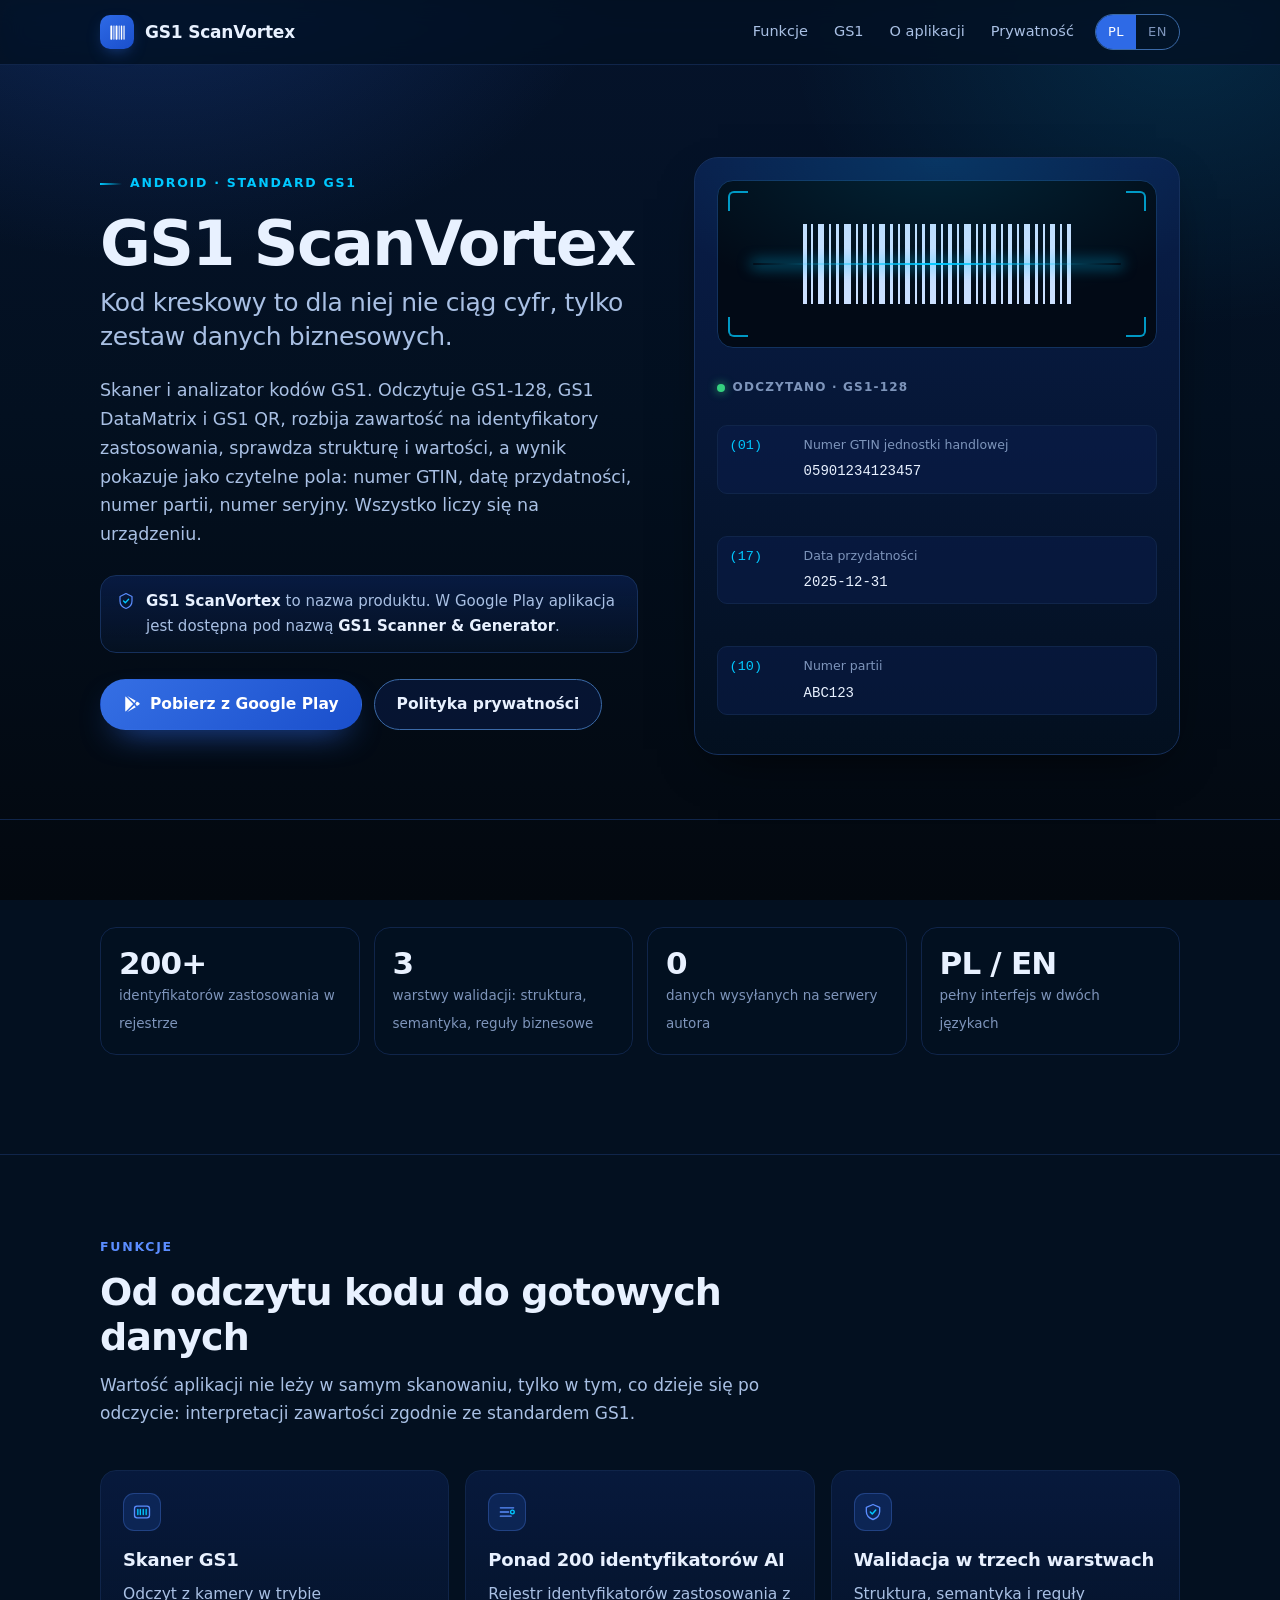
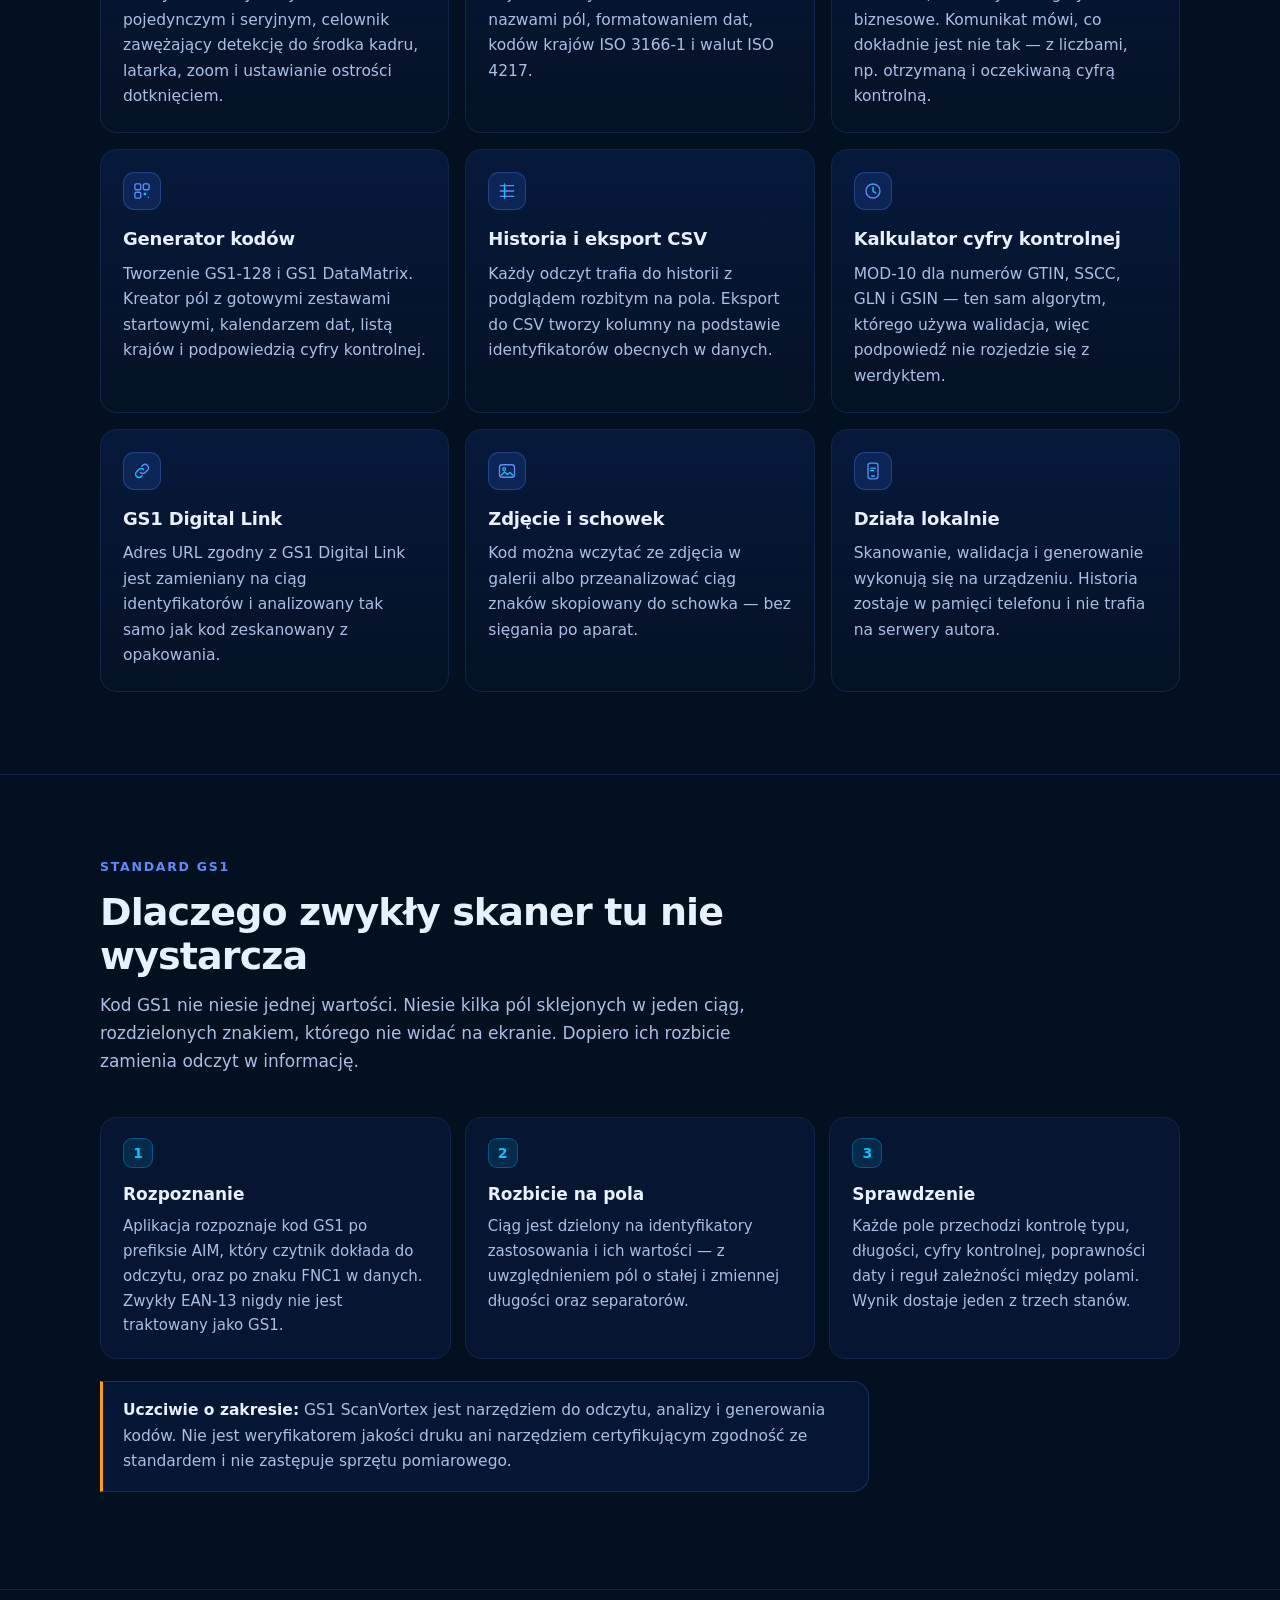
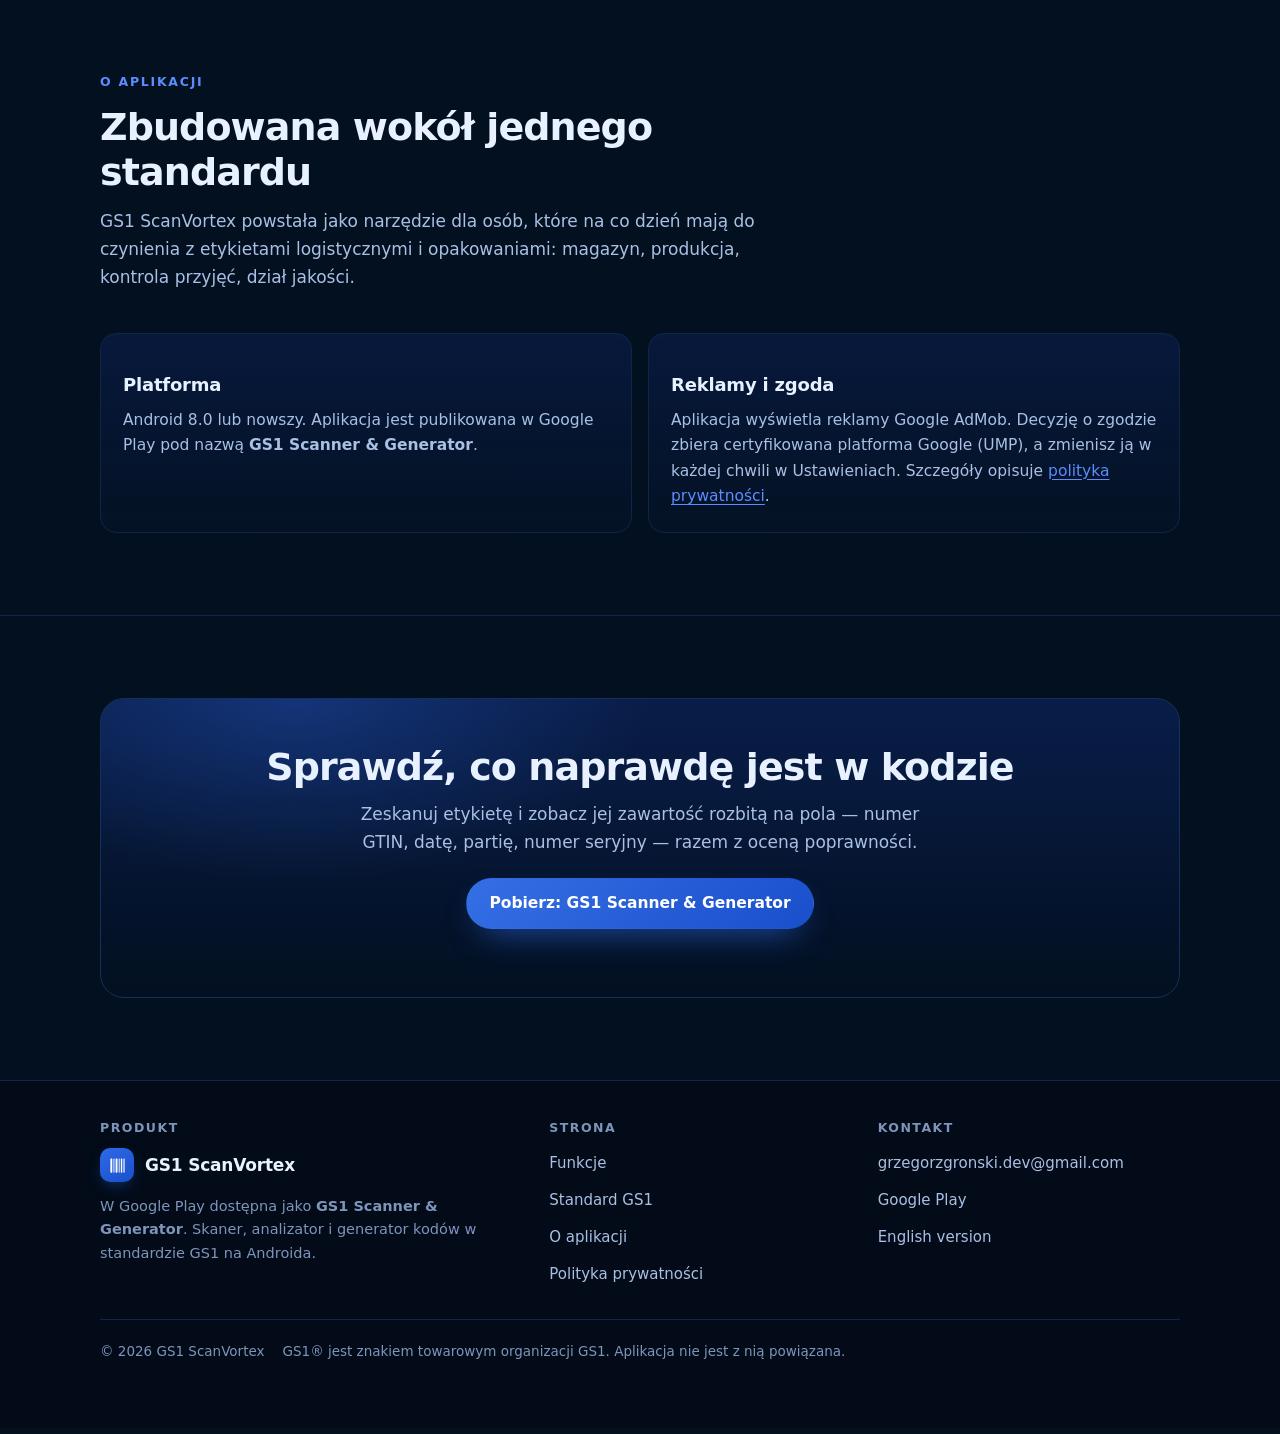
<file: index.html>
<!DOCTYPE html>
<html lang="pl">
<head>
<meta charset="utf-8">
<meta name="viewport" content="width=device-width, initial-scale=1">
<title>GS1 ScanVortex — skaner i generator kodów GS1 na Androida</title>
<meta name="description" content="GS1 ScanVortex to skaner i analizator kodów GS1 na Androida: odczyt GS1-128, GS1 DataMatrix i GS1 QR, rozbicie na identyfikatory zastosowania, walidacja i generator. W Google Play jako GS1 Scanner &amp; Generator.">
<meta name="color-scheme" content="dark">
<meta name="theme-color" content="#031020">
<link rel="icon" href="assets/favicon.svg" type="image/svg+xml">
<link rel="stylesheet" href="assets/style.css">
<link rel="alternate" hreflang="pl" href="index.html">
<link rel="alternate" hreflang="en" href="en/index.html">
<meta property="og:type" content="website">
<meta property="og:title" content="GS1 ScanVortex — skaner i generator kodów GS1">
<meta property="og:description" content="Odczyt i analiza kodów GS1 na Androidzie. W Google Play jako GS1 Scanner &amp; Generator.">
<meta property="og:locale" content="pl_PL">
</head>
<body>
<a class="skip" href="#main">Przejdź do treści</a>

<header class="site-head">
  <div class="shell head-row">
    <a class="logo" href="index.html">
      <span class="glyph" aria-hidden="true">
        <svg viewBox="0 0 24 24"><g fill="#fff"><rect x="3" y="3" width="2.4" height="18" rx=".8"/><rect x="6.9" y="3" width="1.2" height="18" rx=".6"/><rect x="9.6" y="3" width="2.4" height="18" rx=".8"/><rect x="13.5" y="3" width="1.2" height="18" rx=".6"/><rect x="16.2" y="3" width="1.8" height="18" rx=".7"/><rect x="19.5" y="3" width="1.5" height="18" rx=".7"/></g></svg>
      </span>
      GS1 ScanVortex
    </a>

    <nav class="nav" aria-label="Główna">
      <a href="#funkcje">Funkcje</a>
      <a href="#gs1">GS1</a>
      <a href="#o-aplikacji">O aplikacji</a>
      <a href="privacy.html">Prywatność</a>
      <span class="lang">
        <a href="index.html" aria-current="true" hreflang="pl">PL</a>
        <a href="en/index.html" hreflang="en">EN</a>
      </span>
    </nav>
  </div>
</header>

<main id="main">

  <!-- ------------------------------------------------------------- hero -->
  <section class="hero">
    <div class="shell hero-grid">
      <div>
        <p class="eyebrow">Android · standard GS1</p>
        <h1>GS1 ScanVortex</h1>
        <p class="h1-sub">Kod kreskowy to dla niej nie ciąg cyfr, tylko zestaw danych biznesowych.</p>
        <p class="lead">
          Skaner i analizator kodów GS1. Odczytuje GS1-128, GS1 DataMatrix i GS1 QR,
          rozbija zawartość na identyfikatory zastosowania, sprawdza strukturę i wartości,
          a wynik pokazuje jako czytelne pola: numer GTIN, datę przydatności, numer partii,
          numer seryjny. Wszystko liczy się na urządzeniu.
        </p>

        <p class="store-note">
          <svg viewBox="0 0 24 24" fill="none" aria-hidden="true"><path d="M12 2 4 6v6c0 5 3.4 8.6 8 10 4.6-1.4 8-5 8-10V6l-8-4Z" stroke="#5B8DFF" stroke-width="1.6" stroke-linejoin="round"/><path d="m8.8 12 2.3 2.3 4.4-4.6" stroke="#00C8FF" stroke-width="1.8" stroke-linecap="round" stroke-linejoin="round"/></svg>
          <span>
            <strong>GS1 ScanVortex</strong> to nazwa produktu.
            W Google Play aplikacja jest dostępna pod nazwą
            <strong>GS1 Scanner &amp; Generator</strong>.
          </span>
        </p>

        <p class="cta-row">
          <a class="btn btn-primary" href="https://play.google.com/store/apps/details?id=com.scanvertex.gs1" rel="noopener noreferrer" target="_blank">
            <svg viewBox="0 0 24 24" fill="currentColor" aria-hidden="true"><path d="M3.6 2.1a1 1 0 0 0-.6.9v18a1 1 0 0 0 .6.9l10-9.9-10-9.9Zm11.5 8.4L5.6 1.2 17 7.6l-1.9 2.9Zm0 3 1.9 2.9L5.6 22.8l9.5-9.3ZM18.5 8.5l2.9 1.7a1.6 1.6 0 0 1 0 2.8l-2.9 1.7-2-3.1 2-3.1Z"/></svg>
            Pobierz z Google Play
          </a>
          <a class="btn btn-ghost" href="privacy.html">Polityka prywatności</a>
        </p>
      </div>

      <!-- Ilustracja: ramka skanowania + odczytane pola. Czysty SVG i CSS. -->
      <div class="scan-art" aria-hidden="true">
        <div class="scan-frame">
          <span class="corner tl"></span><span class="corner tr"></span>
          <span class="corner bl"></span><span class="corner br"></span>
          <span class="scan-line"></span>
          <svg class="bars" viewBox="0 0 280 88" role="presentation">
            <g fill="#CCE0FF">
              <rect x="6" y="4" width="4" height="80"/><rect x="14" y="4" width="2" height="80"/>
              <rect x="21" y="4" width="6" height="80"/><rect x="32" y="4" width="2" height="80"/>
              <rect x="39" y="4" width="3" height="80"/><rect x="47" y="4" width="7" height="80"/>
              <rect x="59" y="4" width="2" height="80"/><rect x="66" y="4" width="4" height="80"/>
              <rect x="75" y="4" width="2" height="80"/><rect x="82" y="4" width="6" height="80"/>
              <rect x="93" y="4" width="3" height="80"/><rect x="101" y="4" width="2" height="80"/>
              <rect x="108" y="4" width="5" height="80"/><rect x="118" y="4" width="2" height="80"/>
              <rect x="125" y="4" width="3" height="80"/><rect x="133" y="4" width="6" height="80"/>
              <rect x="144" y="4" width="2" height="80"/><rect x="151" y="4" width="4" height="80"/>
              <rect x="160" y="4" width="2" height="80"/><rect x="167" y="4" width="7" height="80"/>
              <rect x="179" y="4" width="2" height="80"/><rect x="186" y="4" width="3" height="80"/>
              <rect x="194" y="4" width="5" height="80"/><rect x="204" y="4" width="2" height="80"/>
              <rect x="211" y="4" width="4" height="80"/><rect x="220" y="4" width="2" height="80"/>
              <rect x="227" y="4" width="6" height="80"/><rect x="238" y="4" width="3" height="80"/>
              <rect x="246" y="4" width="2" height="80"/><rect x="253" y="4" width="5" height="80"/>
              <rect x="263" y="4" width="2" height="80"/><rect x="270" y="4" width="4" height="80"/>
            </g>
          </svg>
        </div>

        <div class="parsed">
          <p class="parsed-head"><span class="dot-ok"></span> Odczytano · GS1-128</p>
          <p class="ai-row"><span class="ai">(01)</span><span><span class="label">Numer GTIN jednostki handlowej</span><span class="value">05901234123457</span></span></p>
          <p class="ai-row"><span class="ai">(17)</span><span><span class="label">Data przydatności</span><span class="value">2025-12-31</span></span></p>
          <p class="ai-row"><span class="ai">(10)</span><span><span class="label">Numer partii</span><span class="value">ABC123</span></span></p>
        </div>
      </div>
    </div>
  </section>

  <!-- ------------------------------------------------------------ liczby -->
  <section aria-label="Aplikacja w liczbach">
    <div class="shell">
      <div class="stats">
        <p class="stat"><b>200+</b><span>identyfikatorów zastosowania w rejestrze</span></p>
        <p class="stat"><b>3</b><span>warstwy walidacji: struktura, semantyka, reguły biznesowe</span></p>
        <p class="stat"><b>0</b><span>danych wysyłanych na serwery autora</span></p>
        <p class="stat"><b>PL / EN</b><span>pełny interfejs w dwóch językach</span></p>
      </div>
    </div>
  </section>

  <!-- ----------------------------------------------------------- funkcje -->
  <section id="funkcje">
    <div class="shell">
      <div class="sec-head">
        <p class="kicker">Funkcje</p>
        <h2>Od odczytu kodu do gotowych danych</h2>
        <p>
          Wartość aplikacji nie leży w samym skanowaniu, tylko w tym, co dzieje się
          po odczycie: interpretacji zawartości zgodnie ze standardem GS1.
        </p>
      </div>

      <div class="grid cols-3">
        <article class="card">
          <span class="icon" aria-hidden="true"><svg viewBox="0 0 24 24" fill="none"><rect x="3" y="5" width="18" height="14" rx="3" stroke="#5B8DFF" stroke-width="1.6"/><path d="M7 9v6M10 9v6M13.5 9v6M17 9v6" stroke="#00C8FF" stroke-width="1.6" stroke-linecap="round"/></svg></span>
          <h3>Skaner GS1</h3>
          <p>
            Odczyt z kamery w trybie pojedynczym i seryjnym, celownik zawężający detekcję
            do środka kadru, latarka, zoom i ustawianie ostrości dotknięciem.
          </p>
        </article>

        <article class="card">
          <span class="icon" aria-hidden="true"><svg viewBox="0 0 24 24" fill="none"><path d="M4 7h16M4 12h10M4 17h13" stroke="#5B8DFF" stroke-width="1.6" stroke-linecap="round"/><circle cx="18.5" cy="12" r="2.2" stroke="#00C8FF" stroke-width="1.6"/></svg></span>
          <h3>Ponad 200 identyfikatorów AI</h3>
          <p>
            Rejestr identyfikatorów zastosowania z nazwami pól, formatowaniem dat,
            kodów krajów ISO 3166-1 i walut ISO 4217.
          </p>
        </article>

        <article class="card">
          <span class="icon" aria-hidden="true"><svg viewBox="0 0 24 24" fill="none"><path d="M12 3 4 6.4v5c0 4.6 3.2 7.9 8 9.6 4.8-1.7 8-5 8-9.6v-5L12 3Z" stroke="#5B8DFF" stroke-width="1.6" stroke-linejoin="round"/><path d="m8.8 12 2.3 2.3 4.2-4.6" stroke="#00C8FF" stroke-width="1.8" stroke-linecap="round" stroke-linejoin="round"/></svg></span>
          <h3>Walidacja w trzech warstwach</h3>
          <p>
            Struktura, semantyka i reguły biznesowe. Komunikat mówi, co dokładnie jest nie tak —
            z liczbami, np. otrzymaną i oczekiwaną cyfrą kontrolną.
          </p>
        </article>

        <article class="card">
          <span class="icon" aria-hidden="true"><svg viewBox="0 0 24 24" fill="none"><rect x="3.5" y="3.5" width="7" height="7" rx="1.5" stroke="#5B8DFF" stroke-width="1.6"/><rect x="13.5" y="3.5" width="7" height="7" rx="1.5" stroke="#5B8DFF" stroke-width="1.6"/><rect x="3.5" y="13.5" width="7" height="7" rx="1.5" stroke="#5B8DFF" stroke-width="1.6"/><path d="M14 14h3v3h-3zM19 19h1.5v1.5H19z" fill="#00C8FF"/></svg></span>
          <h3>Generator kodów</h3>
          <p>
            Tworzenie GS1-128 i GS1 DataMatrix. Kreator pól z gotowymi zestawami startowymi,
            kalendarzem dat, listą krajów i podpowiedzią cyfry kontrolnej.
          </p>
        </article>

        <article class="card">
          <span class="icon" aria-hidden="true"><svg viewBox="0 0 24 24" fill="none"><path d="M4 5.5h16M4 12h16M4 18.5h16" stroke="#5B8DFF" stroke-width="1.6" stroke-linecap="round"/><path d="M9 3.5v17" stroke="#00C8FF" stroke-width="1.6" stroke-linecap="round"/></svg></span>
          <h3>Historia i eksport CSV</h3>
          <p>
            Każdy odczyt trafia do historii z podglądem rozbitym na pola. Eksport do CSV
            tworzy kolumny na podstawie identyfikatorów obecnych w danych.
          </p>
        </article>

        <article class="card">
          <span class="icon" aria-hidden="true"><svg viewBox="0 0 24 24" fill="none"><circle cx="12" cy="12" r="8.4" stroke="#5B8DFF" stroke-width="1.6"/><path d="M12 7.4v5l3.2 1.9" stroke="#00C8FF" stroke-width="1.7" stroke-linecap="round" stroke-linejoin="round"/></svg></span>
          <h3>Kalkulator cyfry kontrolnej</h3>
          <p>
            MOD-10 dla numerów GTIN, SSCC, GLN i GSIN — ten sam algorytm, którego używa
            walidacja, więc podpowiedź nie rozjedzie się z werdyktem.
          </p>
        </article>

        <article class="card">
          <span class="icon" aria-hidden="true"><svg viewBox="0 0 24 24" fill="none"><path d="M10 13.8a4 4 0 0 0 5.7 0l2.8-2.8a4 4 0 0 0-5.7-5.7l-1.1 1.1" stroke="#5B8DFF" stroke-width="1.6" stroke-linecap="round"/><path d="M14 10.2a4 4 0 0 0-5.7 0l-2.8 2.8a4 4 0 1 0 5.7 5.7l1.1-1.1" stroke="#00C8FF" stroke-width="1.6" stroke-linecap="round"/></svg></span>
          <h3>GS1 Digital Link</h3>
          <p>
            Adres URL zgodny z GS1 Digital Link jest zamieniany na ciąg identyfikatorów
            i analizowany tak samo jak kod zeskanowany z opakowania.
          </p>
        </article>

        <article class="card">
          <span class="icon" aria-hidden="true"><svg viewBox="0 0 24 24" fill="none"><rect x="3" y="4.5" width="18" height="15" rx="3" stroke="#5B8DFF" stroke-width="1.6"/><circle cx="8.6" cy="9.6" r="1.7" stroke="#00C8FF" stroke-width="1.5"/><path d="m4.5 17.5 4.7-4.3 3.4 3 3-2.4 3.9 3.7" stroke="#00C8FF" stroke-width="1.6" stroke-linejoin="round"/></svg></span>
          <h3>Zdjęcie i schowek</h3>
          <p>
            Kod można wczytać ze zdjęcia w galerii albo przeanalizować ciąg znaków
            skopiowany do schowka — bez sięgania po aparat.
          </p>
        </article>

        <article class="card">
          <span class="icon" aria-hidden="true"><svg viewBox="0 0 24 24" fill="none"><rect x="6" y="2.6" width="12" height="18.8" rx="3" stroke="#5B8DFF" stroke-width="1.6"/><path d="M10.4 18h3.2" stroke="#00C8FF" stroke-width="1.6" stroke-linecap="round"/><path d="M9.2 8.4h5.6M9.2 11.4h3.4" stroke="#00C8FF" stroke-width="1.5" stroke-linecap="round"/></svg></span>
          <h3>Działa lokalnie</h3>
          <p>
            Skanowanie, walidacja i generowanie wykonują się na urządzeniu.
            Historia zostaje w pamięci telefonu i nie trafia na serwery autora.
          </p>
        </article>
      </div>
    </div>
  </section>

  <!-- --------------------------------------------------------------- GS1 -->
  <section id="gs1">
    <div class="shell">
      <div class="sec-head">
        <p class="kicker">Standard GS1</p>
        <h2>Dlaczego zwykły skaner tu nie wystarcza</h2>
        <p>
          Kod GS1 nie niesie jednej wartości. Niesie kilka pól sklejonych w jeden ciąg,
          rozdzielonych znakiem, którego nie widać na ekranie. Dopiero ich rozbicie
          zamienia odczyt w informację.
        </p>
      </div>

      <div class="steps">
        <article class="step">
          <h3>Rozpoznanie</h3>
          <p>
            Aplikacja rozpoznaje kod GS1 po prefiksie AIM, który czytnik dokłada do odczytu,
            oraz po znaku FNC1 w danych. Zwykły EAN-13 nigdy nie jest traktowany jako GS1.
          </p>
        </article>
        <article class="step">
          <h3>Rozbicie na pola</h3>
          <p>
            Ciąg jest dzielony na identyfikatory zastosowania i ich wartości —
            z uwzględnieniem pól o stałej i zmiennej długości oraz separatorów.
          </p>
        </article>
        <article class="step">
          <h3>Sprawdzenie</h3>
          <p>
            Każde pole przechodzi kontrolę typu, długości, cyfry kontrolnej, poprawności daty
            i reguł zależności między polami. Wynik dostaje jeden z trzech stanów.
          </p>
        </article>
      </div>

      <p class="callout" style="margin-top:22px">
        <strong>Uczciwie o zakresie:</strong> GS1 ScanVortex jest narzędziem do odczytu,
        analizy i generowania kodów. Nie jest weryfikatorem jakości druku ani narzędziem
        certyfikującym zgodność ze standardem i nie zastępuje sprzętu pomiarowego.
      </p>
    </div>
  </section>

  <!-- -------------------------------------------------------- o aplikacji -->
  <section id="o-aplikacji">
    <div class="shell">
      <div class="sec-head">
        <p class="kicker">O aplikacji</p>
        <h2>Zbudowana wokół jednego standardu</h2>
        <p>
          GS1 ScanVortex powstała jako narzędzie dla osób, które na co dzień mają do czynienia
          z etykietami logistycznymi i opakowaniami: magazyn, produkcja, kontrola przyjęć,
          dział jakości.
        </p>
      </div>

      <div class="grid">
        <article class="card">
          <h3>Platforma</h3>
          <p>
            Android 8.0 lub nowszy. Aplikacja jest publikowana w Google Play
            pod nazwą <strong>GS1 Scanner &amp; Generator</strong>.
          </p>
        </article>
        <article class="card">
          <h3>Reklamy i zgoda</h3>
          <p>
            Aplikacja wyświetla reklamy Google AdMob. Decyzję o zgodzie zbiera certyfikowana
            platforma Google (UMP), a zmienisz ją w każdej chwili w Ustawieniach. Szczegóły
            opisuje <a href="privacy.html">polityka prywatności</a>.
          </p>
        </article>
      </div>
    </div>
  </section>

  <!-- ---------------------------------------------------------------- CTA -->
  <section>
    <div class="shell">
      <div class="cta-band">
        <h2>Sprawdź, co naprawdę jest w kodzie</h2>
        <p>
          Zeskanuj etykietę i zobacz jej zawartość rozbitą na pola — numer GTIN, datę,
          partię, numer seryjny — razem z oceną poprawności.
        </p>
        <p class="cta-row">
          <a class="btn btn-primary" href="https://play.google.com/store/apps/details?id=com.scanvertex.gs1" rel="noopener noreferrer" target="_blank">
            Pobierz: GS1 Scanner &amp; Generator
          </a>
        </p>
      </div>
    </div>
  </section>

</main>

<footer class="site-foot">
  <div class="shell">
    <div class="foot-grid">
      <div class="foot-brand">
        <h2>Produkt</h2>
        <a class="logo" href="index.html">
          <span class="glyph" aria-hidden="true">
            <svg viewBox="0 0 24 24"><g fill="#fff"><rect x="3" y="3" width="2.4" height="18" rx=".8"/><rect x="6.9" y="3" width="1.2" height="18" rx=".6"/><rect x="9.6" y="3" width="2.4" height="18" rx=".8"/><rect x="13.5" y="3" width="1.2" height="18" rx=".6"/><rect x="16.2" y="3" width="1.8" height="18" rx=".7"/><rect x="19.5" y="3" width="1.5" height="18" rx=".7"/></g></svg>
          </span>
          GS1 ScanVortex
        </a>
        <p>
          W Google Play dostępna jako <strong>GS1 Scanner &amp; Generator</strong>.
          Skaner, analizator i generator kodów w standardzie GS1 na Androida.
        </p>
      </div>

      <div>
        <h2>Strona</h2>
        <ul class="foot-list">
          <li><a href="#funkcje">Funkcje</a></li>
          <li><a href="#gs1">Standard GS1</a></li>
          <li><a href="#o-aplikacji">O aplikacji</a></li>
          <li><a href="privacy.html">Polityka prywatności</a></li>
        </ul>
      </div>

      <div>
        <h2>Kontakt</h2>
        <ul class="foot-list">
          <li><a href="mailto:grzegorzgronski.dev@gmail.com">grzegorzgronski.dev@gmail.com</a></li>
          <li><a href="https://play.google.com/store/apps/details?id=com.scanvertex.gs1" rel="noopener noreferrer" target="_blank">Google Play</a></li>
          <li><a href="en/index.html" hreflang="en">English version</a></li>
        </ul>
      </div>
    </div>

    <p class="foot-bottom">
      <span>© 2026 GS1 ScanVortex</span>
      <span>GS1® jest znakiem towarowym organizacji GS1. Aplikacja nie jest z nią powiązana.</span>
    </p>
  </div>
</footer>
</body>
</html>
</file>
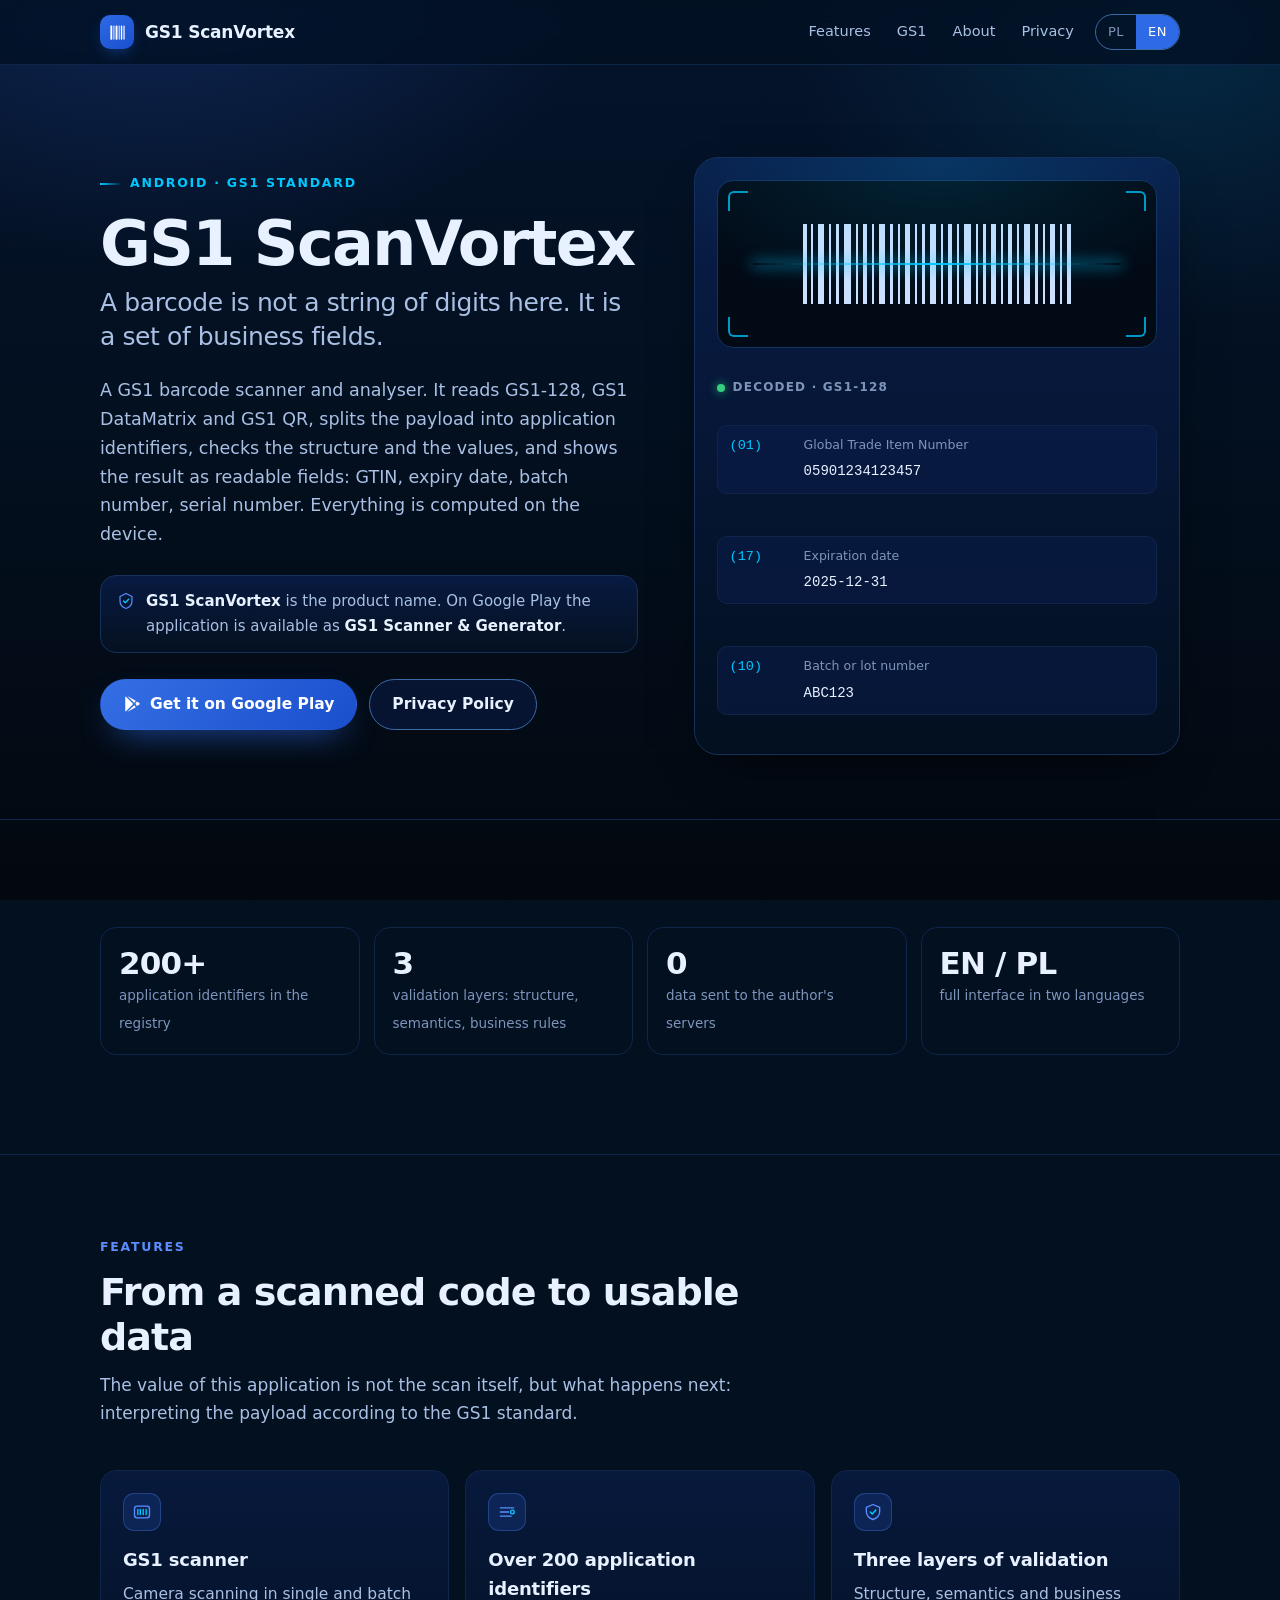
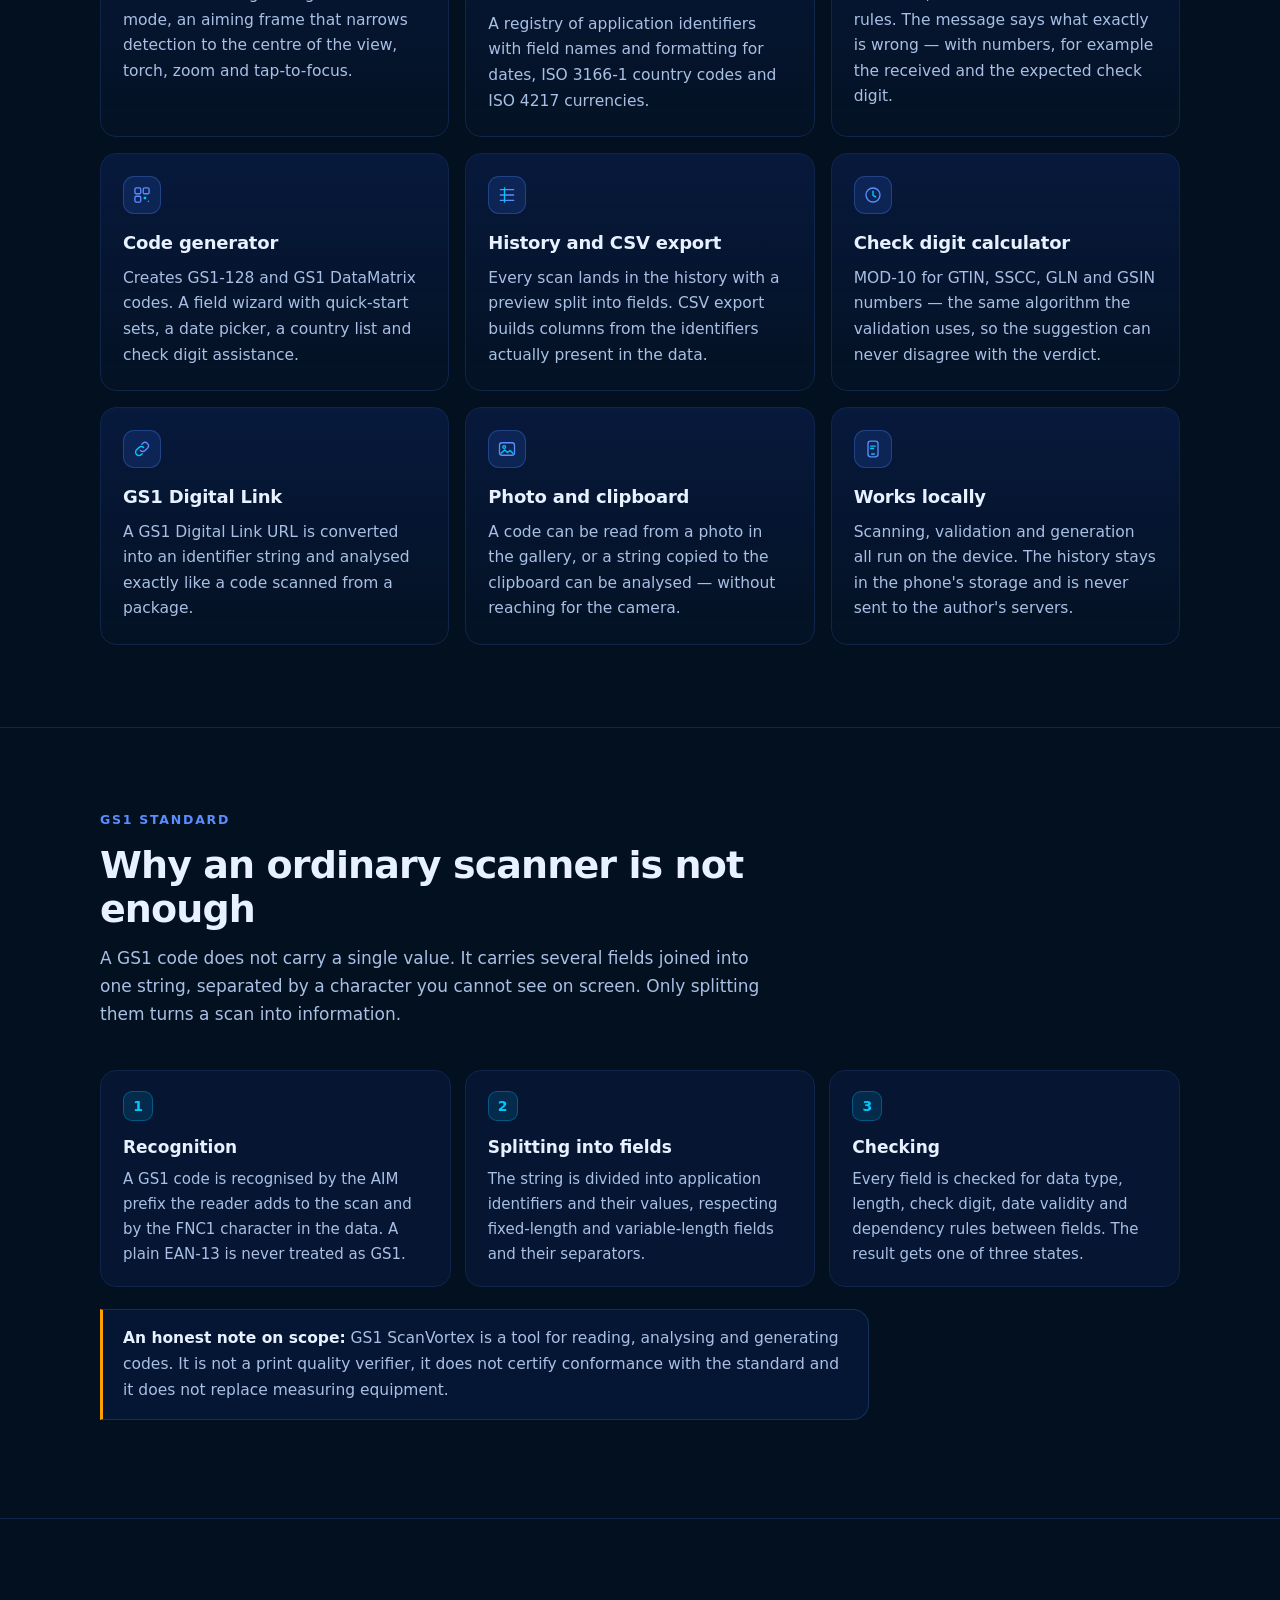
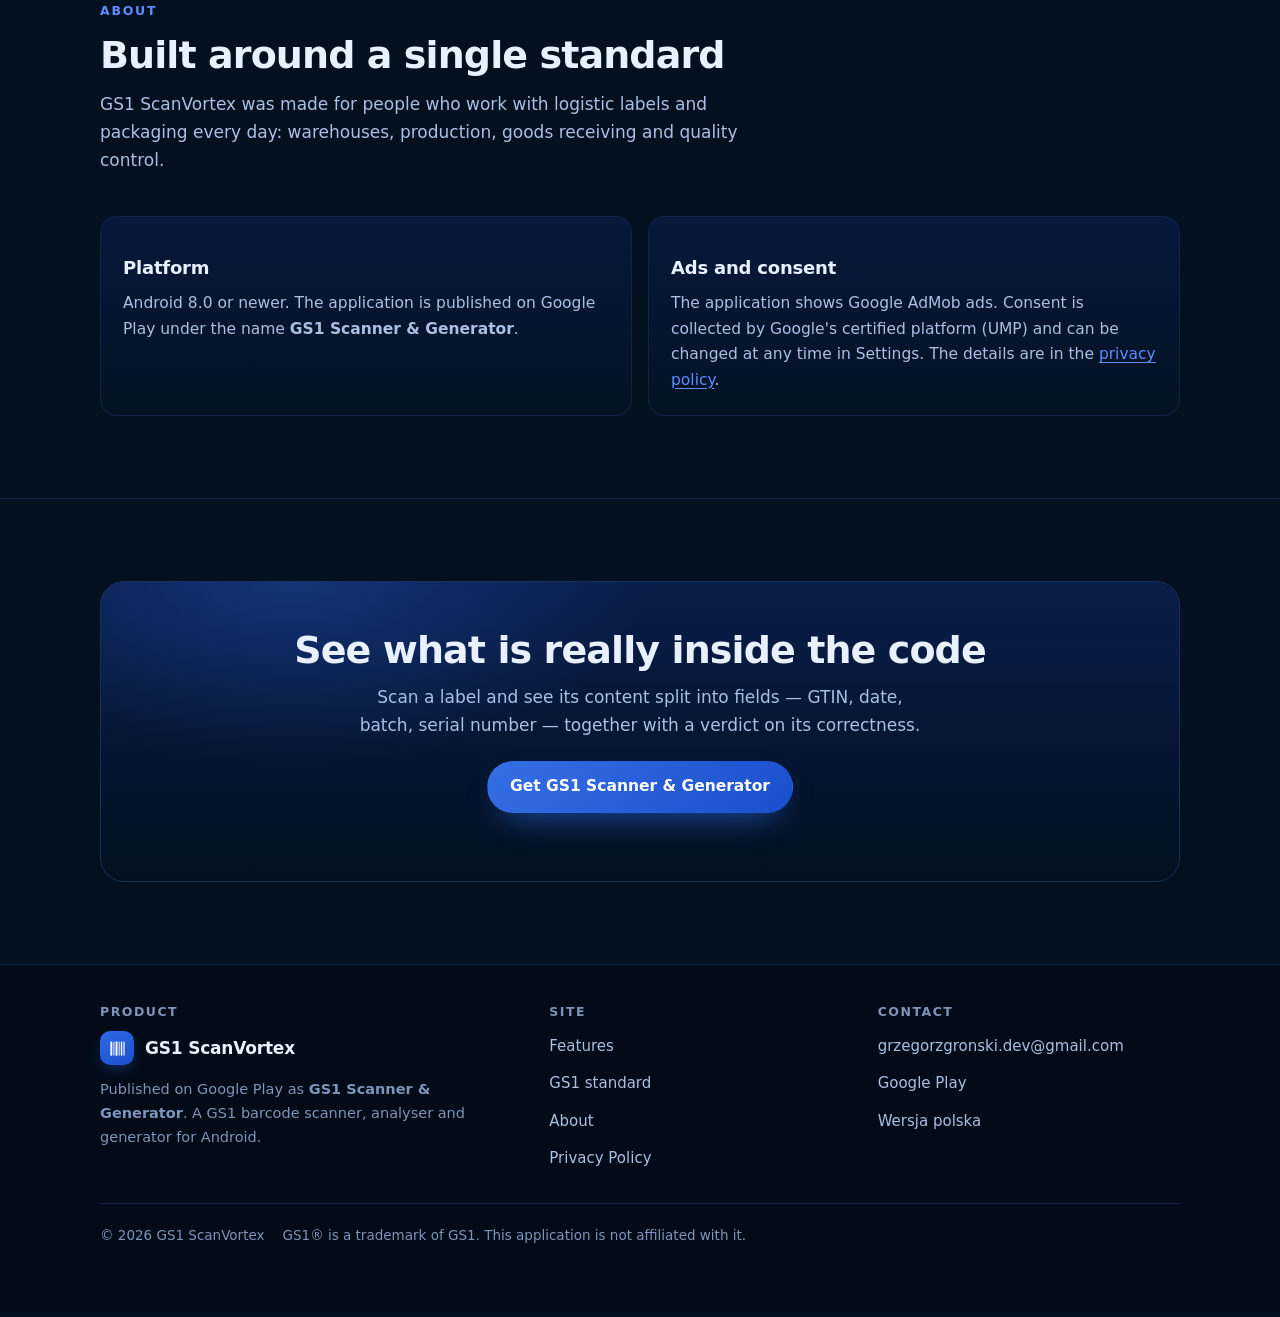
<file: en/index.html>
<!DOCTYPE html>
<html lang="en">
<head>
<meta charset="utf-8">
<meta name="viewport" content="width=device-width, initial-scale=1">
<title>GS1 ScanVortex — GS1 barcode scanner and generator for Android</title>
<meta name="description" content="GS1 ScanVortex is a GS1 barcode scanner and analyser for Android: reads GS1-128, GS1 DataMatrix and GS1 QR, splits the payload into application identifiers, validates it and generates codes. On Google Play as GS1 Scanner &amp; Generator.">
<meta name="color-scheme" content="dark">
<meta name="theme-color" content="#031020">
<link rel="icon" href="../assets/favicon.svg" type="image/svg+xml">
<link rel="stylesheet" href="../assets/style.css">
<link rel="alternate" hreflang="pl" href="../index.html">
<link rel="alternate" hreflang="en" href="index.html">
<meta property="og:type" content="website">
<meta property="og:title" content="GS1 ScanVortex — GS1 barcode scanner and generator">
<meta property="og:description" content="Read and analyse GS1 barcodes on Android. On Google Play as GS1 Scanner &amp; Generator.">
<meta property="og:locale" content="en_GB">
</head>
<body>
<a class="skip" href="#main">Skip to content</a>

<header class="site-head">
  <div class="shell head-row">
    <a class="logo" href="index.html">
      <span class="glyph" aria-hidden="true">
        <svg viewBox="0 0 24 24"><g fill="#fff"><rect x="3" y="3" width="2.4" height="18" rx=".8"/><rect x="6.9" y="3" width="1.2" height="18" rx=".6"/><rect x="9.6" y="3" width="2.4" height="18" rx=".8"/><rect x="13.5" y="3" width="1.2" height="18" rx=".6"/><rect x="16.2" y="3" width="1.8" height="18" rx=".7"/><rect x="19.5" y="3" width="1.5" height="18" rx=".7"/></g></svg>
      </span>
      GS1 ScanVortex
    </a>

    <nav class="nav" aria-label="Main">
      <a href="#features">Features</a>
      <a href="#gs1">GS1</a>
      <a href="#about">About</a>
      <a href="privacy.html">Privacy</a>
      <span class="lang">
        <a href="../index.html" hreflang="pl">PL</a>
        <a href="index.html" aria-current="true" hreflang="en">EN</a>
      </span>
    </nav>
  </div>
</header>

<main id="main">

  <!-- ------------------------------------------------------------- hero -->
  <section class="hero">
    <div class="shell hero-grid">
      <div>
        <p class="eyebrow">Android · GS1 standard</p>
        <h1>GS1 ScanVortex</h1>
        <p class="h1-sub">A barcode is not a string of digits here. It is a set of business fields.</p>
        <p class="lead">
          A GS1 barcode scanner and analyser. It reads GS1-128, GS1 DataMatrix and GS1 QR,
          splits the payload into application identifiers, checks the structure and the values,
          and shows the result as readable fields: GTIN, expiry date, batch number,
          serial number. Everything is computed on the device.
        </p>

        <p class="store-note">
          <svg viewBox="0 0 24 24" fill="none" aria-hidden="true"><path d="M12 2 4 6v6c0 5 3.4 8.6 8 10 4.6-1.4 8-5 8-10V6l-8-4Z" stroke="#5B8DFF" stroke-width="1.6" stroke-linejoin="round"/><path d="m8.8 12 2.3 2.3 4.4-4.6" stroke="#00C8FF" stroke-width="1.8" stroke-linecap="round" stroke-linejoin="round"/></svg>
          <span>
            <strong>GS1 ScanVortex</strong> is the product name.
            On Google Play the application is available as
            <strong>GS1 Scanner &amp; Generator</strong>.
          </span>
        </p>

        <p class="cta-row">
          <a class="btn btn-primary" href="https://play.google.com/store/apps/details?id=com.scanvertex.gs1" rel="noopener noreferrer" target="_blank">
            <svg viewBox="0 0 24 24" fill="currentColor" aria-hidden="true"><path d="M3.6 2.1a1 1 0 0 0-.6.9v18a1 1 0 0 0 .6.9l10-9.9-10-9.9Zm11.5 8.4L5.6 1.2 17 7.6l-1.9 2.9Zm0 3 1.9 2.9L5.6 22.8l9.5-9.3ZM18.5 8.5l2.9 1.7a1.6 1.6 0 0 1 0 2.8l-2.9 1.7-2-3.1 2-3.1Z"/></svg>
            Get it on Google Play
          </a>
          <a class="btn btn-ghost" href="privacy.html">Privacy Policy</a>
        </p>
      </div>

      <!-- Illustration: scan frame and parsed fields. Pure SVG and CSS. -->
      <div class="scan-art" aria-hidden="true">
        <div class="scan-frame">
          <span class="corner tl"></span><span class="corner tr"></span>
          <span class="corner bl"></span><span class="corner br"></span>
          <span class="scan-line"></span>
          <svg class="bars" viewBox="0 0 280 88" role="presentation">
            <g fill="#CCE0FF">
              <rect x="6" y="4" width="4" height="80"/><rect x="14" y="4" width="2" height="80"/>
              <rect x="21" y="4" width="6" height="80"/><rect x="32" y="4" width="2" height="80"/>
              <rect x="39" y="4" width="3" height="80"/><rect x="47" y="4" width="7" height="80"/>
              <rect x="59" y="4" width="2" height="80"/><rect x="66" y="4" width="4" height="80"/>
              <rect x="75" y="4" width="2" height="80"/><rect x="82" y="4" width="6" height="80"/>
              <rect x="93" y="4" width="3" height="80"/><rect x="101" y="4" width="2" height="80"/>
              <rect x="108" y="4" width="5" height="80"/><rect x="118" y="4" width="2" height="80"/>
              <rect x="125" y="4" width="3" height="80"/><rect x="133" y="4" width="6" height="80"/>
              <rect x="144" y="4" width="2" height="80"/><rect x="151" y="4" width="4" height="80"/>
              <rect x="160" y="4" width="2" height="80"/><rect x="167" y="4" width="7" height="80"/>
              <rect x="179" y="4" width="2" height="80"/><rect x="186" y="4" width="3" height="80"/>
              <rect x="194" y="4" width="5" height="80"/><rect x="204" y="4" width="2" height="80"/>
              <rect x="211" y="4" width="4" height="80"/><rect x="220" y="4" width="2" height="80"/>
              <rect x="227" y="4" width="6" height="80"/><rect x="238" y="4" width="3" height="80"/>
              <rect x="246" y="4" width="2" height="80"/><rect x="253" y="4" width="5" height="80"/>
              <rect x="263" y="4" width="2" height="80"/><rect x="270" y="4" width="4" height="80"/>
            </g>
          </svg>
        </div>

        <div class="parsed">
          <p class="parsed-head"><span class="dot-ok"></span> Decoded · GS1-128</p>
          <p class="ai-row"><span class="ai">(01)</span><span><span class="label">Global Trade Item Number</span><span class="value">05901234123457</span></span></p>
          <p class="ai-row"><span class="ai">(17)</span><span><span class="label">Expiration date</span><span class="value">2025-12-31</span></span></p>
          <p class="ai-row"><span class="ai">(10)</span><span><span class="label">Batch or lot number</span><span class="value">ABC123</span></span></p>
        </div>
      </div>
    </div>
  </section>

  <!-- ------------------------------------------------------------ numbers -->
  <section aria-label="The application in numbers">
    <div class="shell">
      <div class="stats">
        <p class="stat"><b>200+</b><span>application identifiers in the registry</span></p>
        <p class="stat"><b>3</b><span>validation layers: structure, semantics, business rules</span></p>
        <p class="stat"><b>0</b><span>data sent to the author's servers</span></p>
        <p class="stat"><b>EN / PL</b><span>full interface in two languages</span></p>
      </div>
    </div>
  </section>

  <!-- ---------------------------------------------------------- features -->
  <section id="features">
    <div class="shell">
      <div class="sec-head">
        <p class="kicker">Features</p>
        <h2>From a scanned code to usable data</h2>
        <p>
          The value of this application is not the scan itself, but what happens next:
          interpreting the payload according to the GS1 standard.
        </p>
      </div>

      <div class="grid cols-3">
        <article class="card">
          <span class="icon" aria-hidden="true"><svg viewBox="0 0 24 24" fill="none"><rect x="3" y="5" width="18" height="14" rx="3" stroke="#5B8DFF" stroke-width="1.6"/><path d="M7 9v6M10 9v6M13.5 9v6M17 9v6" stroke="#00C8FF" stroke-width="1.6" stroke-linecap="round"/></svg></span>
          <h3>GS1 scanner</h3>
          <p>
            Camera scanning in single and batch mode, an aiming frame that narrows detection
            to the centre of the view, torch, zoom and tap-to-focus.
          </p>
        </article>

        <article class="card">
          <span class="icon" aria-hidden="true"><svg viewBox="0 0 24 24" fill="none"><path d="M4 7h16M4 12h10M4 17h13" stroke="#5B8DFF" stroke-width="1.6" stroke-linecap="round"/><circle cx="18.5" cy="12" r="2.2" stroke="#00C8FF" stroke-width="1.6"/></svg></span>
          <h3>Over 200 application identifiers</h3>
          <p>
            A registry of application identifiers with field names and formatting for dates,
            ISO 3166-1 country codes and ISO 4217 currencies.
          </p>
        </article>

        <article class="card">
          <span class="icon" aria-hidden="true"><svg viewBox="0 0 24 24" fill="none"><path d="M12 3 4 6.4v5c0 4.6 3.2 7.9 8 9.6 4.8-1.7 8-5 8-9.6v-5L12 3Z" stroke="#5B8DFF" stroke-width="1.6" stroke-linejoin="round"/><path d="m8.8 12 2.3 2.3 4.2-4.6" stroke="#00C8FF" stroke-width="1.8" stroke-linecap="round" stroke-linejoin="round"/></svg></span>
          <h3>Three layers of validation</h3>
          <p>
            Structure, semantics and business rules. The message says what exactly is wrong —
            with numbers, for example the received and the expected check digit.
          </p>
        </article>

        <article class="card">
          <span class="icon" aria-hidden="true"><svg viewBox="0 0 24 24" fill="none"><rect x="3.5" y="3.5" width="7" height="7" rx="1.5" stroke="#5B8DFF" stroke-width="1.6"/><rect x="13.5" y="3.5" width="7" height="7" rx="1.5" stroke="#5B8DFF" stroke-width="1.6"/><rect x="3.5" y="13.5" width="7" height="7" rx="1.5" stroke="#5B8DFF" stroke-width="1.6"/><path d="M14 14h3v3h-3zM19 19h1.5v1.5H19z" fill="#00C8FF"/></svg></span>
          <h3>Code generator</h3>
          <p>
            Creates GS1-128 and GS1 DataMatrix codes. A field wizard with quick-start sets,
            a date picker, a country list and check digit assistance.
          </p>
        </article>

        <article class="card">
          <span class="icon" aria-hidden="true"><svg viewBox="0 0 24 24" fill="none"><path d="M4 5.5h16M4 12h16M4 18.5h16" stroke="#5B8DFF" stroke-width="1.6" stroke-linecap="round"/><path d="M9 3.5v17" stroke="#00C8FF" stroke-width="1.6" stroke-linecap="round"/></svg></span>
          <h3>History and CSV export</h3>
          <p>
            Every scan lands in the history with a preview split into fields. CSV export
            builds columns from the identifiers actually present in the data.
          </p>
        </article>

        <article class="card">
          <span class="icon" aria-hidden="true"><svg viewBox="0 0 24 24" fill="none"><circle cx="12" cy="12" r="8.4" stroke="#5B8DFF" stroke-width="1.6"/><path d="M12 7.4v5l3.2 1.9" stroke="#00C8FF" stroke-width="1.7" stroke-linecap="round" stroke-linejoin="round"/></svg></span>
          <h3>Check digit calculator</h3>
          <p>
            MOD-10 for GTIN, SSCC, GLN and GSIN numbers — the same algorithm the validation
            uses, so the suggestion can never disagree with the verdict.
          </p>
        </article>

        <article class="card">
          <span class="icon" aria-hidden="true"><svg viewBox="0 0 24 24" fill="none"><path d="M10 13.8a4 4 0 0 0 5.7 0l2.8-2.8a4 4 0 0 0-5.7-5.7l-1.1 1.1" stroke="#5B8DFF" stroke-width="1.6" stroke-linecap="round"/><path d="M14 10.2a4 4 0 0 0-5.7 0l-2.8 2.8a4 4 0 1 0 5.7 5.7l1.1-1.1" stroke="#00C8FF" stroke-width="1.6" stroke-linecap="round"/></svg></span>
          <h3>GS1 Digital Link</h3>
          <p>
            A GS1 Digital Link URL is converted into an identifier string and analysed
            exactly like a code scanned from a package.
          </p>
        </article>

        <article class="card">
          <span class="icon" aria-hidden="true"><svg viewBox="0 0 24 24" fill="none"><rect x="3" y="4.5" width="18" height="15" rx="3" stroke="#5B8DFF" stroke-width="1.6"/><circle cx="8.6" cy="9.6" r="1.7" stroke="#00C8FF" stroke-width="1.5"/><path d="m4.5 17.5 4.7-4.3 3.4 3 3-2.4 3.9 3.7" stroke="#00C8FF" stroke-width="1.6" stroke-linejoin="round"/></svg></span>
          <h3>Photo and clipboard</h3>
          <p>
            A code can be read from a photo in the gallery, or a string copied to the
            clipboard can be analysed — without reaching for the camera.
          </p>
        </article>

        <article class="card">
          <span class="icon" aria-hidden="true"><svg viewBox="0 0 24 24" fill="none"><rect x="6" y="2.6" width="12" height="18.8" rx="3" stroke="#5B8DFF" stroke-width="1.6"/><path d="M10.4 18h3.2" stroke="#00C8FF" stroke-width="1.6" stroke-linecap="round"/><path d="M9.2 8.4h5.6M9.2 11.4h3.4" stroke="#00C8FF" stroke-width="1.5" stroke-linecap="round"/></svg></span>
          <h3>Works locally</h3>
          <p>
            Scanning, validation and generation all run on the device. The history stays
            in the phone's storage and is never sent to the author's servers.
          </p>
        </article>
      </div>
    </div>
  </section>

  <!-- --------------------------------------------------------------- GS1 -->
  <section id="gs1">
    <div class="shell">
      <div class="sec-head">
        <p class="kicker">GS1 standard</p>
        <h2>Why an ordinary scanner is not enough</h2>
        <p>
          A GS1 code does not carry a single value. It carries several fields joined into one
          string, separated by a character you cannot see on screen. Only splitting them
          turns a scan into information.
        </p>
      </div>

      <div class="steps">
        <article class="step">
          <h3>Recognition</h3>
          <p>
            A GS1 code is recognised by the AIM prefix the reader adds to the scan and by the
            FNC1 character in the data. A plain EAN-13 is never treated as GS1.
          </p>
        </article>
        <article class="step">
          <h3>Splitting into fields</h3>
          <p>
            The string is divided into application identifiers and their values, respecting
            fixed-length and variable-length fields and their separators.
          </p>
        </article>
        <article class="step">
          <h3>Checking</h3>
          <p>
            Every field is checked for data type, length, check digit, date validity and
            dependency rules between fields. The result gets one of three states.
          </p>
        </article>
      </div>

      <p class="callout" style="margin-top:22px">
        <strong>An honest note on scope:</strong> GS1 ScanVortex is a tool for reading,
        analysing and generating codes. It is not a print quality verifier, it does not
        certify conformance with the standard and it does not replace measuring equipment.
      </p>
    </div>
  </section>

  <!-- ------------------------------------------------------------- about -->
  <section id="about">
    <div class="shell">
      <div class="sec-head">
        <p class="kicker">About</p>
        <h2>Built around a single standard</h2>
        <p>
          GS1 ScanVortex was made for people who work with logistic labels and packaging
          every day: warehouses, production, goods receiving and quality control.
        </p>
      </div>

      <div class="grid">
        <article class="card">
          <h3>Platform</h3>
          <p>
            Android 8.0 or newer. The application is published on Google Play
            under the name <strong>GS1 Scanner &amp; Generator</strong>.
          </p>
        </article>
        <article class="card">
          <h3>Ads and consent</h3>
          <p>
            The application shows Google AdMob ads. Consent is collected by Google's certified
            platform (UMP) and can be changed at any time in Settings. The details are in the
            <a href="privacy.html">privacy policy</a>.
          </p>
        </article>
      </div>
    </div>
  </section>

  <!-- ---------------------------------------------------------------- CTA -->
  <section>
    <div class="shell">
      <div class="cta-band">
        <h2>See what is really inside the code</h2>
        <p>
          Scan a label and see its content split into fields — GTIN, date, batch,
          serial number — together with a verdict on its correctness.
        </p>
        <p class="cta-row">
          <a class="btn btn-primary" href="https://play.google.com/store/apps/details?id=com.scanvertex.gs1" rel="noopener noreferrer" target="_blank">
            Get GS1 Scanner &amp; Generator
          </a>
        </p>
      </div>
    </div>
  </section>

</main>

<footer class="site-foot">
  <div class="shell">
    <div class="foot-grid">
      <div class="foot-brand">
        <h2>Product</h2>
        <a class="logo" href="index.html">
          <span class="glyph" aria-hidden="true">
            <svg viewBox="0 0 24 24"><g fill="#fff"><rect x="3" y="3" width="2.4" height="18" rx=".8"/><rect x="6.9" y="3" width="1.2" height="18" rx=".6"/><rect x="9.6" y="3" width="2.4" height="18" rx=".8"/><rect x="13.5" y="3" width="1.2" height="18" rx=".6"/><rect x="16.2" y="3" width="1.8" height="18" rx=".7"/><rect x="19.5" y="3" width="1.5" height="18" rx=".7"/></g></svg>
          </span>
          GS1 ScanVortex
        </a>
        <p>
          Published on Google Play as <strong>GS1 Scanner &amp; Generator</strong>.
          A GS1 barcode scanner, analyser and generator for Android.
        </p>
      </div>

      <div>
        <h2>Site</h2>
        <ul class="foot-list">
          <li><a href="#features">Features</a></li>
          <li><a href="#gs1">GS1 standard</a></li>
          <li><a href="#about">About</a></li>
          <li><a href="privacy.html">Privacy Policy</a></li>
        </ul>
      </div>

      <div>
        <h2>Contact</h2>
        <ul class="foot-list">
          <li><a href="mailto:grzegorzgronski.dev@gmail.com">grzegorzgronski.dev@gmail.com</a></li>
          <li><a href="https://play.google.com/store/apps/details?id=com.scanvertex.gs1" rel="noopener noreferrer" target="_blank">Google Play</a></li>
          <li><a href="../index.html" hreflang="pl">Wersja polska</a></li>
        </ul>
      </div>
    </div>

    <p class="foot-bottom">
      <span>© 2026 GS1 ScanVortex</span>
      <span>GS1® is a trademark of GS1. This application is not affiliated with it.</span>
    </p>
  </div>
</footer>
</body>
</html>
</file>
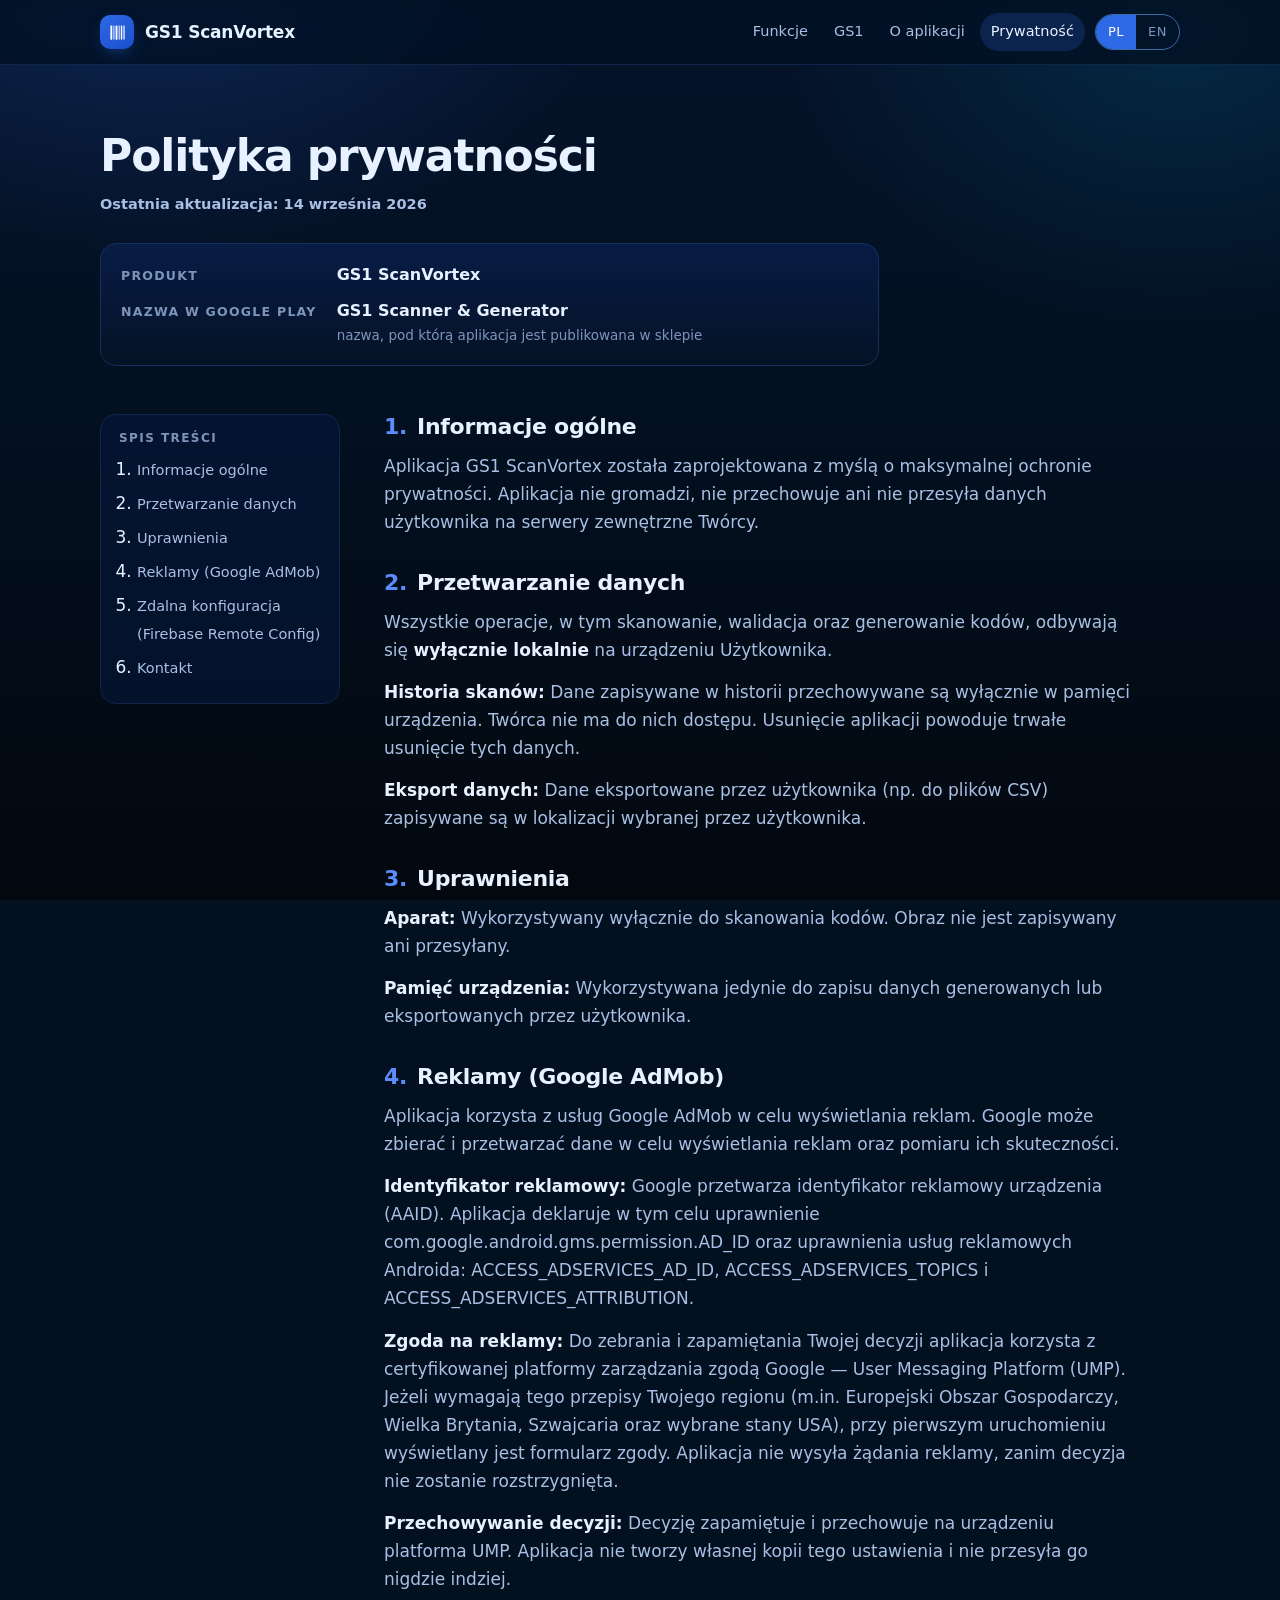
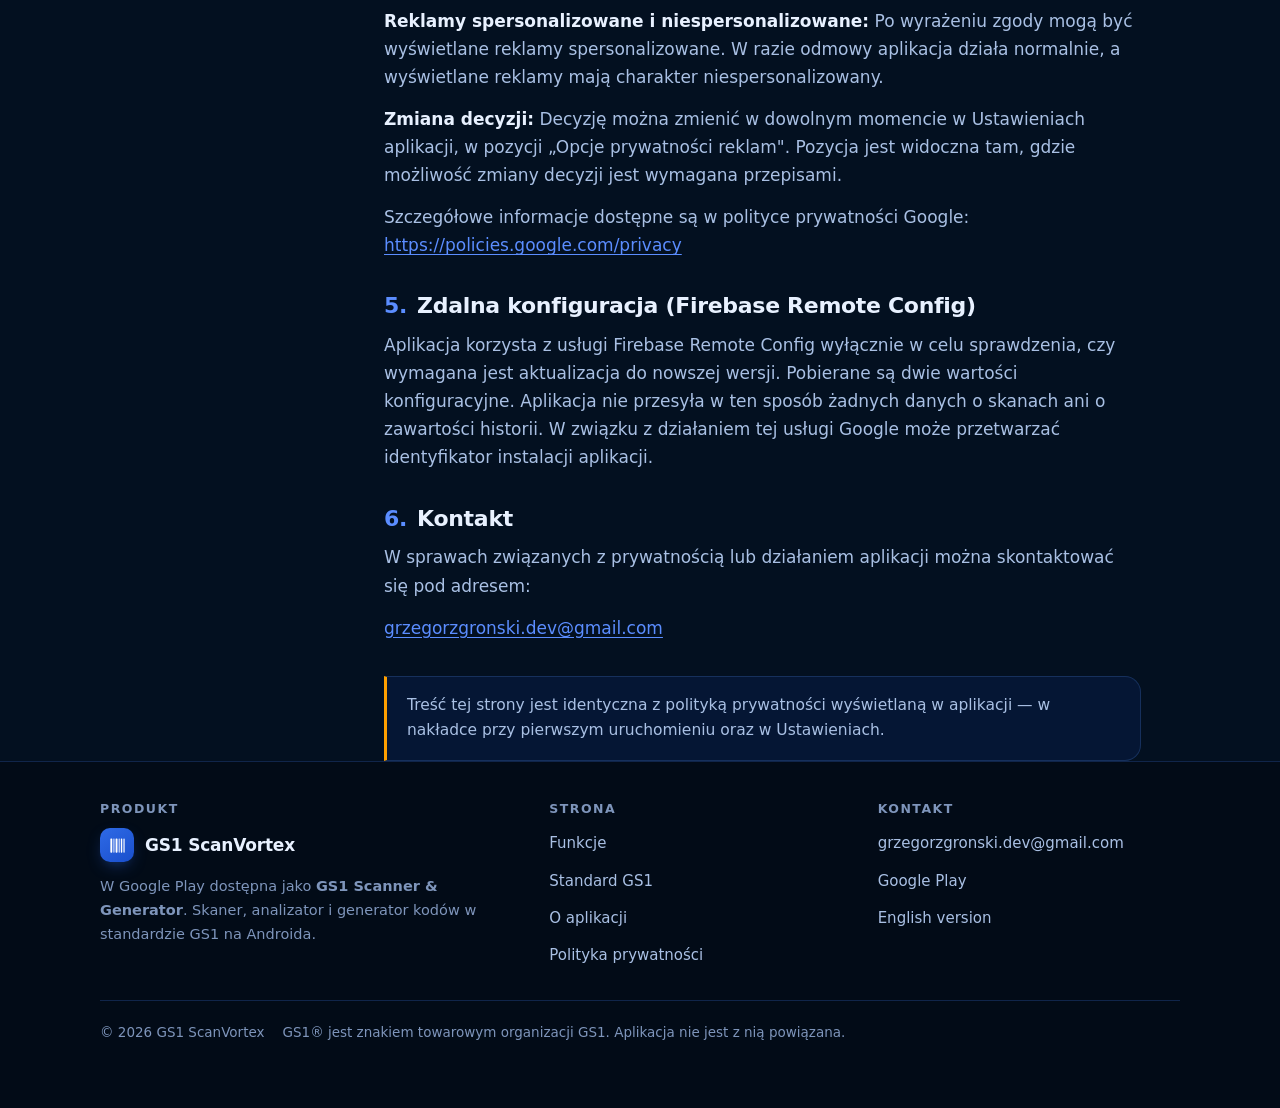
<file: privacy.html>
<!DOCTYPE html>
<html lang="pl">
<head>
<meta charset="utf-8">
<meta name="viewport" content="width=device-width, initial-scale=1">
<title>Polityka prywatności — GS1 ScanVortex</title>
<meta name="description" content="Polityka prywatności aplikacji GS1 ScanVortex, dostępnej w Google Play jako GS1 Scanner &amp; Generator.">
<meta name="color-scheme" content="dark">
<meta name="theme-color" content="#031020">
<link rel="icon" href="assets/favicon.svg" type="image/svg+xml">
<link rel="stylesheet" href="assets/style.css">
<link rel="alternate" hreflang="pl" href="index.html">
<link rel="alternate" hreflang="en" href="en/index.html">
</head>
<body>
<a class="skip" href="#main">Przejdź do treści</a>

<header class="site-head">
  <div class="shell head-row">
    <a class="logo" href="index.html">
      <span class="glyph" aria-hidden="true"><svg viewBox="0 0 24 24"><g fill="#fff"><rect x="3" y="3" width="2.4" height="18" rx=".8"/><rect x="6.9" y="3" width="1.2" height="18" rx=".6"/><rect x="9.6" y="3" width="2.4" height="18" rx=".8"/><rect x="13.5" y="3" width="1.2" height="18" rx=".6"/><rect x="16.2" y="3" width="1.8" height="18" rx=".7"/><rect x="19.5" y="3" width="1.5" height="18" rx=".7"/></g></svg></span>
      GS1 ScanVortex
    </a>

    <nav class="nav" aria-label="Główna">
      <a href="index.html#funkcje">Funkcje</a>
      <a href="index.html#gs1">GS1</a>
      <a href="index.html#o-aplikacji">O aplikacji</a>
      <a href="privacy.html" aria-current="page">Prywatność</a>
      <span class="lang">
        <a href="index.html" aria-current="true" hreflang="pl">PL</a>
        <a href="en/index.html" hreflang="en">EN</a>
      </span>
    </nav>
  </div>
</header>

<main id="main">
  <div class="shell doc-head">
    <h1>Polityka prywatności</h1>
    <p class="doc-meta"><strong>Ostatnia aktualizacja: 14 września 2026</strong></p>

    <div class="identity">
      <dl>
        <dt>Produkt</dt><dd>GS1 ScanVortex</dd>
        <dt>Nazwa w Google Play</dt><dd>GS1 Scanner &amp; Generator<small>nazwa, pod którą aplikacja jest publikowana w sklepie</small></dd>
      </dl>
    </div>
  </div>

  <div class="shell doc">
    <div class="doc-wrap">
      <nav class="toc" aria-label="Spis treści">
        <h2>Spis treści</h2>
        <ol>
          <li><a href="#s1">Informacje ogólne</a></li>
          <li><a href="#s2">Przetwarzanie danych</a></li>
          <li><a href="#s3">Uprawnienia</a></li>
          <li><a href="#s4">Reklamy (Google AdMob)</a></li>
          <li><a href="#s5">Zdalna konfiguracja (Firebase Remote Config)</a></li>
          <li><a href="#s6">Kontakt</a></li>
        </ol>
      </nav>

      <div class="prose">
        <section id="s1" aria-labelledby="h1">
          <h2 id="h1"><span class="num">1.</span>Informacje ogólne</h2>
          <p>Aplikacja GS1 ScanVortex została zaprojektowana z myślą o maksymalnej ochronie prywatności. Aplikacja nie gromadzi, nie przechowuje ani nie przesyła danych użytkownika na serwery zewnętrzne Twórcy.</p>
        </section>
        <section id="s2" aria-labelledby="h2">
          <h2 id="h2"><span class="num">2.</span>Przetwarzanie danych</h2>
          <p>Wszystkie operacje, w tym skanowanie, walidacja oraz generowanie kodów, odbywają się <strong>wyłącznie lokalnie</strong> na urządzeniu Użytkownika.</p>
          <p><strong>Historia skanów:</strong> Dane zapisywane w historii przechowywane są wyłącznie w pamięci urządzenia. Twórca nie ma do nich dostępu. Usunięcie aplikacji powoduje trwałe usunięcie tych danych.</p>
          <p><strong>Eksport danych:</strong> Dane eksportowane przez użytkownika (np. do plików CSV) zapisywane są w lokalizacji wybranej przez użytkownika.</p>
        </section>
        <section id="s3" aria-labelledby="h3">
          <h2 id="h3"><span class="num">3.</span>Uprawnienia</h2>
          <p><strong>Aparat:</strong> Wykorzystywany wyłącznie do skanowania kodów. Obraz nie jest zapisywany ani przesyłany.</p>
          <p><strong>Pamięć urządzenia:</strong> Wykorzystywana jedynie do zapisu danych generowanych lub eksportowanych przez użytkownika.</p>
        </section>
        <section id="s4" aria-labelledby="h4">
          <h2 id="h4"><span class="num">4.</span>Reklamy (Google AdMob)</h2>
          <p>Aplikacja korzysta z usług Google AdMob w celu wyświetlania reklam. Google może zbierać i przetwarzać dane w celu wyświetlania reklam oraz pomiaru ich skuteczności.</p>
          <p><strong>Identyfikator reklamowy:</strong> Google przetwarza identyfikator reklamowy urządzenia (AAID). Aplikacja deklaruje w tym celu uprawnienie com.google.android.gms.permission.AD_ID oraz uprawnienia usług reklamowych Androida: ACCESS_ADSERVICES_AD_ID, ACCESS_ADSERVICES_TOPICS i ACCESS_ADSERVICES_ATTRIBUTION.</p>
          <p><strong>Zgoda na reklamy:</strong> Do zebrania i zapamiętania Twojej decyzji aplikacja korzysta z certyfikowanej platformy zarządzania zgodą Google — User Messaging Platform (UMP). Jeżeli wymagają tego przepisy Twojego regionu (m.in. Europejski Obszar Gospodarczy, Wielka Brytania, Szwajcaria oraz wybrane stany USA), przy pierwszym uruchomieniu wyświetlany jest formularz zgody. Aplikacja nie wysyła żądania reklamy, zanim decyzja nie zostanie rozstrzygnięta.</p>
          <p><strong>Przechowywanie decyzji:</strong> Decyzję zapamiętuje i przechowuje na urządzeniu platforma UMP. Aplikacja nie tworzy własnej kopii tego ustawienia i nie przesyła go nigdzie indziej.</p>
          <p><strong>Reklamy spersonalizowane i niespersonalizowane:</strong> Po wyrażeniu zgody mogą być wyświetlane reklamy spersonalizowane. W razie odmowy aplikacja działa normalnie, a wyświetlane reklamy mają charakter niespersonalizowany.</p>
          <p><strong>Zmiana decyzji:</strong> Decyzję można zmienić w dowolnym momencie w Ustawieniach aplikacji, w pozycji „Opcje prywatności reklam". Pozycja jest widoczna tam, gdzie możliwość zmiany decyzji jest wymagana przepisami.</p>
          <p>Szczegółowe informacje dostępne są w polityce prywatności Google:
<a href="https://policies.google.com/privacy" rel="noopener noreferrer" target="_blank">https://policies.google.com/privacy</a></p>
        </section>
        <section id="s5" aria-labelledby="h5">
          <h2 id="h5"><span class="num">5.</span>Zdalna konfiguracja (Firebase Remote Config)</h2>
          <p>Aplikacja korzysta z usługi Firebase Remote Config wyłącznie w celu sprawdzenia, czy wymagana jest aktualizacja do nowszej wersji. Pobierane są dwie wartości konfiguracyjne. Aplikacja nie przesyła w ten sposób żadnych danych o skanach ani o zawartości historii. W związku z działaniem tej usługi Google może przetwarzać identyfikator instalacji aplikacji.</p>
        </section>
        <section id="s6" aria-labelledby="h6">
          <h2 id="h6"><span class="num">6.</span>Kontakt</h2>
          <p>W sprawach związanych z prywatnością lub działaniem aplikacji można skontaktować się pod adresem:</p>
          <p><a href="mailto:grzegorzgronski.dev@gmail.com">grzegorzgronski.dev@gmail.com</a></p>
        </section>

        <p class="callout" style="margin-top:34px">Treść tej strony jest identyczna z polityką prywatności wyświetlaną w aplikacji — w nakładce przy pierwszym uruchomieniu oraz w Ustawieniach.</p>
      </div>
    </div>
  </div>
</main>

<footer class="site-foot">
  <div class="shell">
    <div class="foot-grid">
      <div class="foot-brand">
        <h2>Produkt</h2>
        <a class="logo" href="index.html">
          <span class="glyph" aria-hidden="true"><svg viewBox="0 0 24 24"><g fill="#fff"><rect x="3" y="3" width="2.4" height="18" rx=".8"/><rect x="6.9" y="3" width="1.2" height="18" rx=".6"/><rect x="9.6" y="3" width="2.4" height="18" rx=".8"/><rect x="13.5" y="3" width="1.2" height="18" rx=".6"/><rect x="16.2" y="3" width="1.8" height="18" rx=".7"/><rect x="19.5" y="3" width="1.5" height="18" rx=".7"/></g></svg></span>
          GS1 ScanVortex
        </a>
        <p>W Google Play dostępna jako <strong>GS1 Scanner &amp; Generator</strong>. Skaner, analizator i generator kodów w standardzie GS1 na Androida.</p>
      </div>

      <div>
        <h2>Strona</h2>
        <ul class="foot-list">
          <li><a href="index.html#funkcje">Funkcje</a></li>
          <li><a href="index.html#gs1">Standard GS1</a></li>
          <li><a href="index.html#o-aplikacji">O aplikacji</a></li>
          <li><a href="privacy.html">Polityka prywatności</a></li>
        </ul>
      </div>

      <div>
        <h2>Kontakt</h2>
        <ul class="foot-list">
          <li><a href="mailto:grzegorzgronski.dev@gmail.com">grzegorzgronski.dev@gmail.com</a></li>
          <li><a href="https://play.google.com/store/apps/details?id=com.scanvertex.gs1" rel="noopener noreferrer" target="_blank">Google Play</a></li>
          <li><a href="en/privacy.html" hreflang="en">English version</a></li>
        </ul>
      </div>
    </div>

    <p class="foot-bottom">
      <span>© 2026 GS1 ScanVortex</span>
      <span>GS1® jest znakiem towarowym organizacji GS1. Aplikacja nie jest z nią powiązana.</span>
    </p>
  </div>
</footer>
</body>
</html>
</file>
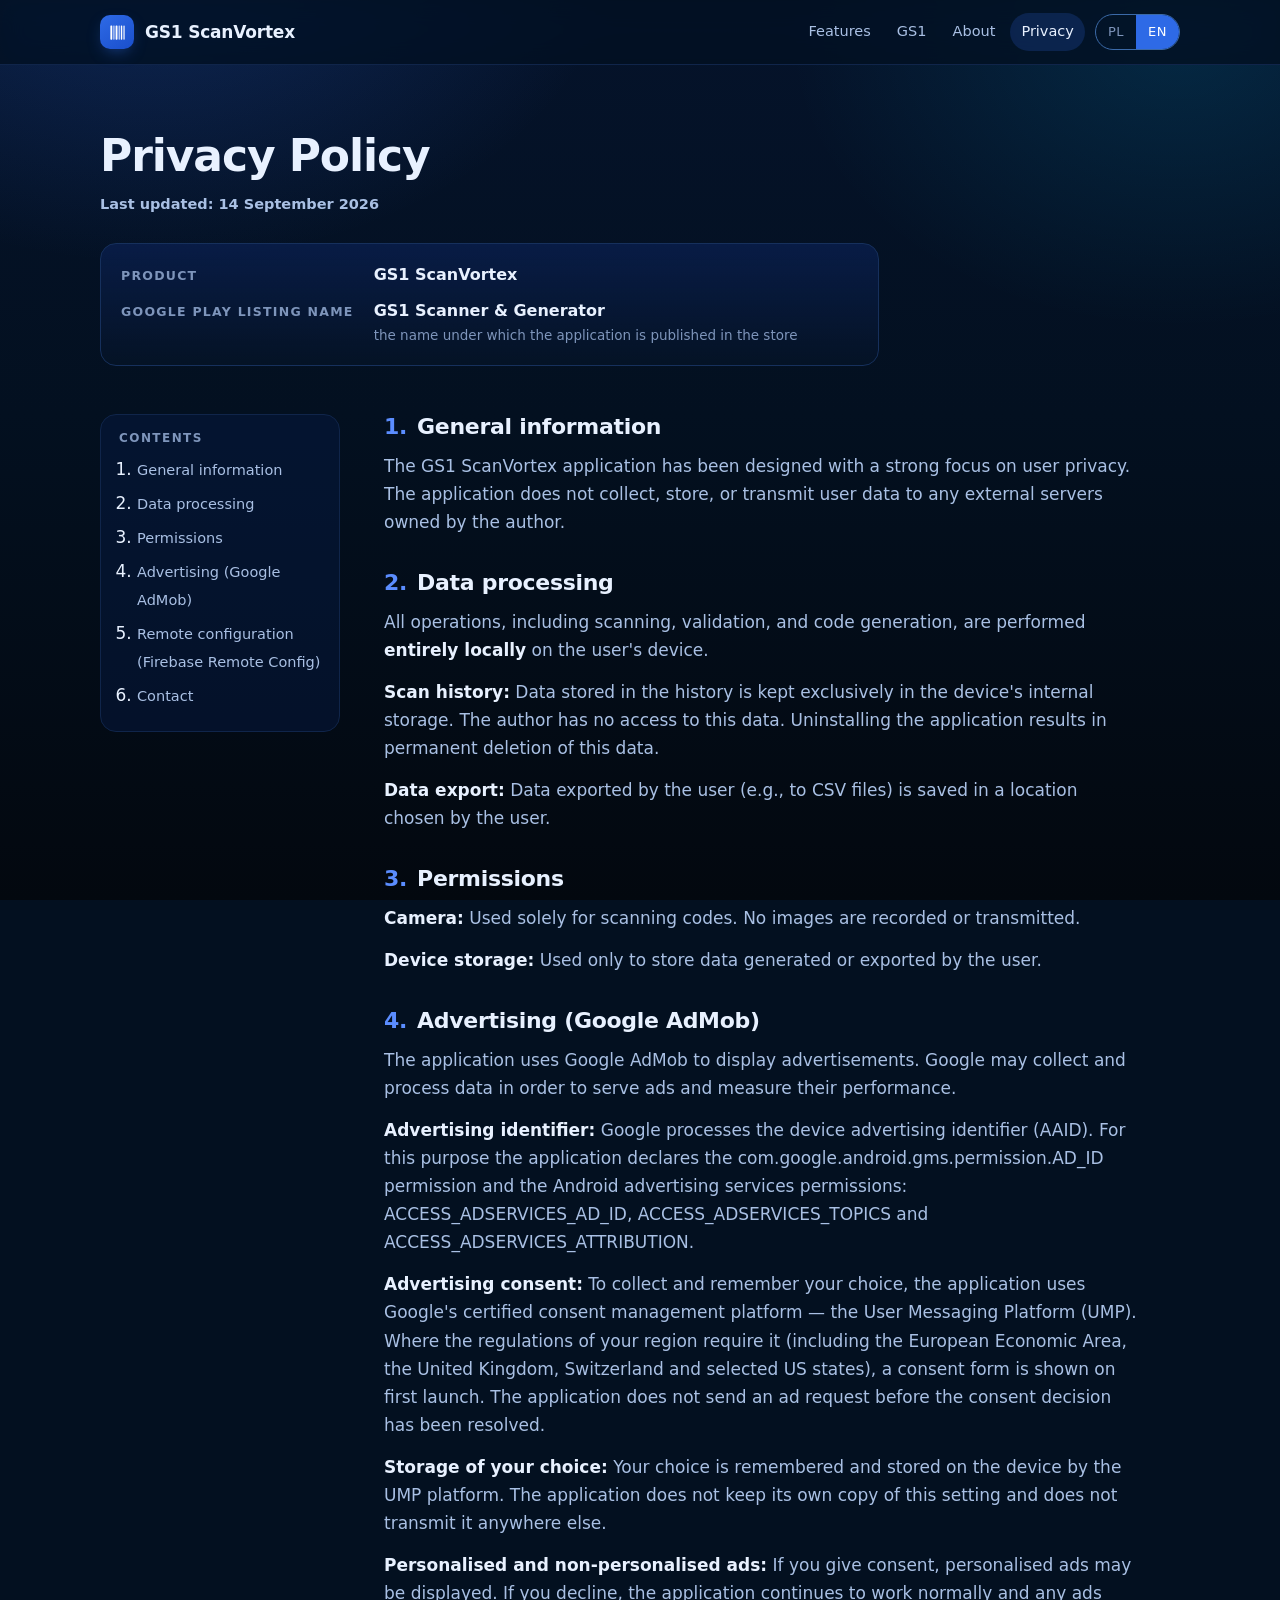
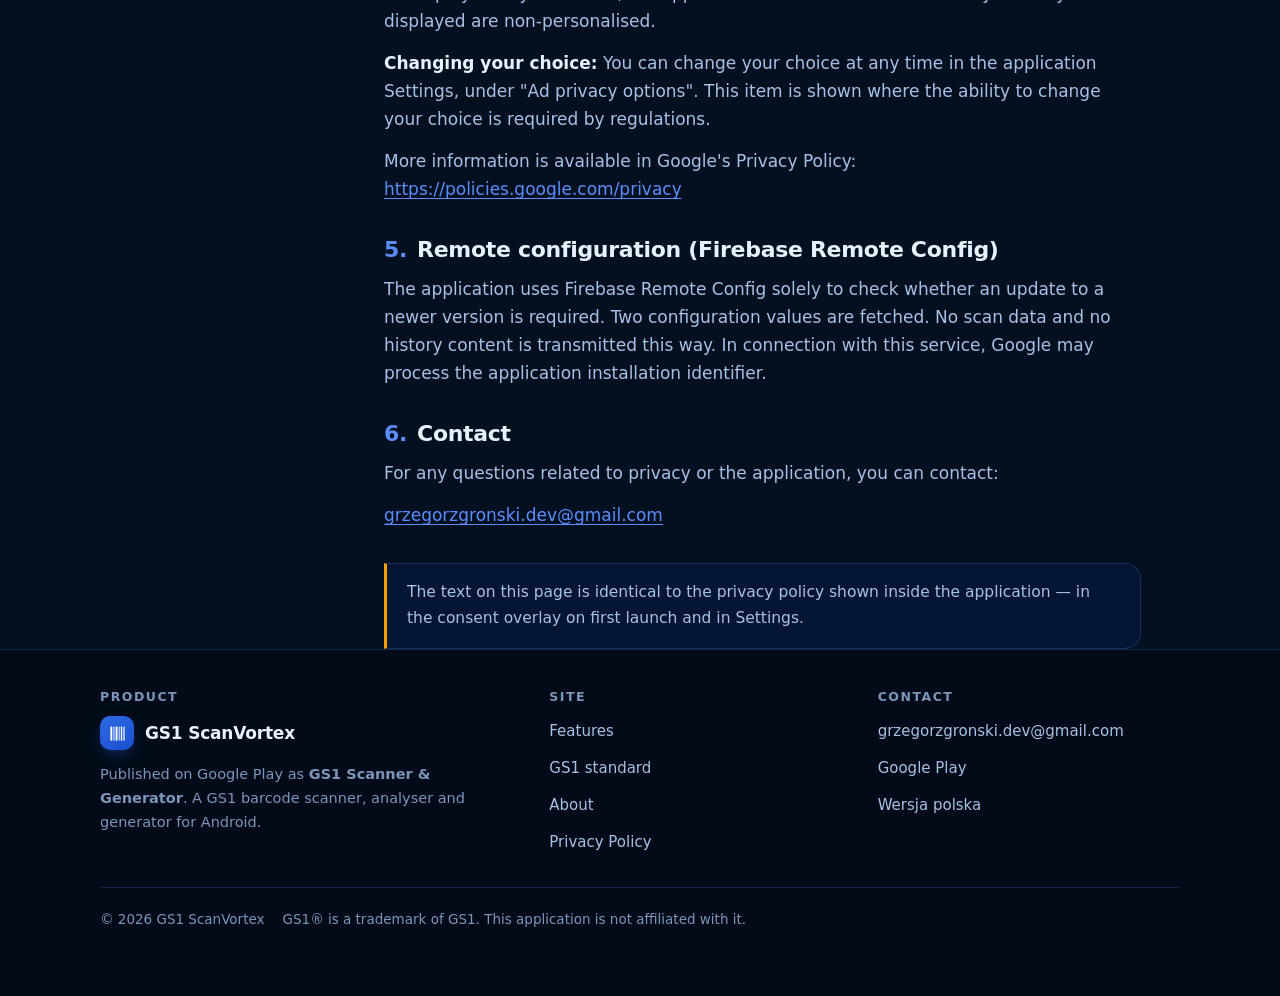
<file: en/privacy.html>
<!DOCTYPE html>
<html lang="en">
<head>
<meta charset="utf-8">
<meta name="viewport" content="width=device-width, initial-scale=1">
<title>Privacy Policy — GS1 ScanVortex</title>
<meta name="description" content="Privacy policy of GS1 ScanVortex, published on Google Play as GS1 Scanner &amp; Generator.">
<meta name="color-scheme" content="dark">
<meta name="theme-color" content="#031020">
<link rel="icon" href="../assets/favicon.svg" type="image/svg+xml">
<link rel="stylesheet" href="../assets/style.css">
<link rel="alternate" hreflang="pl" href="../index.html">
<link rel="alternate" hreflang="en" href="index.html">
</head>
<body>
<a class="skip" href="#main">Skip to content</a>

<header class="site-head">
  <div class="shell head-row">
    <a class="logo" href="index.html">
      <span class="glyph" aria-hidden="true"><svg viewBox="0 0 24 24"><g fill="#fff"><rect x="3" y="3" width="2.4" height="18" rx=".8"/><rect x="6.9" y="3" width="1.2" height="18" rx=".6"/><rect x="9.6" y="3" width="2.4" height="18" rx=".8"/><rect x="13.5" y="3" width="1.2" height="18" rx=".6"/><rect x="16.2" y="3" width="1.8" height="18" rx=".7"/><rect x="19.5" y="3" width="1.5" height="18" rx=".7"/></g></svg></span>
      GS1 ScanVortex
    </a>

    <nav class="nav" aria-label="Main">
      <a href="index.html#features">Features</a>
      <a href="index.html#gs1">GS1</a>
      <a href="index.html#about">About</a>
      <a href="privacy.html" aria-current="page">Privacy</a>
      <span class="lang">
        <a href="../index.html" hreflang="pl">PL</a>
        <a href="index.html" aria-current="true" hreflang="en">EN</a>
      </span>
    </nav>
  </div>
</header>

<main id="main">
  <div class="shell doc-head">
    <h1>Privacy Policy</h1>
    <p class="doc-meta"><strong>Last updated: 14 September 2026</strong></p>

    <div class="identity">
      <dl>
        <dt>Product</dt><dd>GS1 ScanVortex</dd>
        <dt>Google Play listing name</dt><dd>GS1 Scanner &amp; Generator<small>the name under which the application is published in the store</small></dd>
      </dl>
    </div>
  </div>

  <div class="shell doc">
    <div class="doc-wrap">
      <nav class="toc" aria-label="Contents">
        <h2>Contents</h2>
        <ol>
          <li><a href="#s1">General information</a></li>
          <li><a href="#s2">Data processing</a></li>
          <li><a href="#s3">Permissions</a></li>
          <li><a href="#s4">Advertising (Google AdMob)</a></li>
          <li><a href="#s5">Remote configuration (Firebase Remote Config)</a></li>
          <li><a href="#s6">Contact</a></li>
        </ol>
      </nav>

      <div class="prose">
        <section id="s1" aria-labelledby="h1">
          <h2 id="h1"><span class="num">1.</span>General information</h2>
          <p>The GS1 ScanVortex application has been designed with a strong focus on user privacy. The application does not collect, store, or transmit user data to any external servers owned by the author.</p>
        </section>
        <section id="s2" aria-labelledby="h2">
          <h2 id="h2"><span class="num">2.</span>Data processing</h2>
          <p>All operations, including scanning, validation, and code generation, are performed <strong>entirely locally</strong> on the user's device.</p>
          <p><strong>Scan history:</strong> Data stored in the history is kept exclusively in the device's internal storage. The author has no access to this data. Uninstalling the application results in permanent deletion of this data.</p>
          <p><strong>Data export:</strong> Data exported by the user (e.g., to CSV files) is saved in a location chosen by the user.</p>
        </section>
        <section id="s3" aria-labelledby="h3">
          <h2 id="h3"><span class="num">3.</span>Permissions</h2>
          <p><strong>Camera:</strong> Used solely for scanning codes. No images are recorded or transmitted.</p>
          <p><strong>Device storage:</strong> Used only to store data generated or exported by the user.</p>
        </section>
        <section id="s4" aria-labelledby="h4">
          <h2 id="h4"><span class="num">4.</span>Advertising (Google AdMob)</h2>
          <p>The application uses Google AdMob to display advertisements. Google may collect and process data in order to serve ads and measure their performance.</p>
          <p><strong>Advertising identifier:</strong> Google processes the device advertising identifier (AAID). For this purpose the application declares the com.google.android.gms.permission.AD_ID permission and the Android advertising services permissions: ACCESS_ADSERVICES_AD_ID, ACCESS_ADSERVICES_TOPICS and ACCESS_ADSERVICES_ATTRIBUTION.</p>
          <p><strong>Advertising consent:</strong> To collect and remember your choice, the application uses Google's certified consent management platform — the User Messaging Platform (UMP). Where the regulations of your region require it (including the European Economic Area, the United Kingdom, Switzerland and selected US states), a consent form is shown on first launch. The application does not send an ad request before the consent decision has been resolved.</p>
          <p><strong>Storage of your choice:</strong> Your choice is remembered and stored on the device by the UMP platform. The application does not keep its own copy of this setting and does not transmit it anywhere else.</p>
          <p><strong>Personalised and non-personalised ads:</strong> If you give consent, personalised ads may be displayed. If you decline, the application continues to work normally and any ads displayed are non-personalised.</p>
          <p><strong>Changing your choice:</strong> You can change your choice at any time in the application Settings, under "Ad privacy options". This item is shown where the ability to change your choice is required by regulations.</p>
          <p>More information is available in Google's Privacy Policy:
<a href="https://policies.google.com/privacy" rel="noopener noreferrer" target="_blank">https://policies.google.com/privacy</a></p>
        </section>
        <section id="s5" aria-labelledby="h5">
          <h2 id="h5"><span class="num">5.</span>Remote configuration (Firebase Remote Config)</h2>
          <p>The application uses Firebase Remote Config solely to check whether an update to a newer version is required. Two configuration values are fetched. No scan data and no history content is transmitted this way. In connection with this service, Google may process the application installation identifier.</p>
        </section>
        <section id="s6" aria-labelledby="h6">
          <h2 id="h6"><span class="num">6.</span>Contact</h2>
          <p>For any questions related to privacy or the application, you can contact:</p>
          <p><a href="mailto:grzegorzgronski.dev@gmail.com">grzegorzgronski.dev@gmail.com</a></p>
        </section>

        <p class="callout" style="margin-top:34px">The text on this page is identical to the privacy policy shown inside the application — in the consent overlay on first launch and in Settings.</p>
      </div>
    </div>
  </div>
</main>

<footer class="site-foot">
  <div class="shell">
    <div class="foot-grid">
      <div class="foot-brand">
        <h2>Product</h2>
        <a class="logo" href="index.html">
          <span class="glyph" aria-hidden="true"><svg viewBox="0 0 24 24"><g fill="#fff"><rect x="3" y="3" width="2.4" height="18" rx=".8"/><rect x="6.9" y="3" width="1.2" height="18" rx=".6"/><rect x="9.6" y="3" width="2.4" height="18" rx=".8"/><rect x="13.5" y="3" width="1.2" height="18" rx=".6"/><rect x="16.2" y="3" width="1.8" height="18" rx=".7"/><rect x="19.5" y="3" width="1.5" height="18" rx=".7"/></g></svg></span>
          GS1 ScanVortex
        </a>
        <p>Published on Google Play as <strong>GS1 Scanner &amp; Generator</strong>. A GS1 barcode scanner, analyser and generator for Android.</p>
      </div>

      <div>
        <h2>Site</h2>
        <ul class="foot-list">
          <li><a href="index.html#features">Features</a></li>
          <li><a href="index.html#gs1">GS1 standard</a></li>
          <li><a href="index.html#about">About</a></li>
          <li><a href="privacy.html">Privacy Policy</a></li>
        </ul>
      </div>

      <div>
        <h2>Contact</h2>
        <ul class="foot-list">
          <li><a href="mailto:grzegorzgronski.dev@gmail.com">grzegorzgronski.dev@gmail.com</a></li>
          <li><a href="https://play.google.com/store/apps/details?id=com.scanvertex.gs1" rel="noopener noreferrer" target="_blank">Google Play</a></li>
          <li><a href="../index.html" hreflang="pl">Wersja polska</a></li>
        </ul>
      </div>
    </div>

    <p class="foot-bottom">
      <span>© 2026 GS1 ScanVortex</span>
      <span>GS1® is a trademark of GS1. This application is not affiliated with it.</span>
    </p>
  </div>
</footer>
</body>
</html>
</file>
<file: assets/style.css>
/* ============================================================================
   GS1 ScanVortex — strona produktowa
   Paleta wyprowadzona z UI/AppColors.cs aplikacji:
   PageBottomDark #031020, PageTopDark #0A1F4E, PrimaryLight #2E6AE6,
   PrimaryDark #1A4FCC, ScannerCyan #00C8FF, AccentOrange #FFA000,
   TextPrimaryDark #CCE0FF.
   Bez frameworka, bez czcionek z CDN, bez JavaScriptu.
   ========================================================================= */

:root {
  --ink-900: #03080f;
  --ink-850: #031020;
  --ink-800: #061529;
  --ink-700: #0a1f4e;
  --line: #16305c;
  --line-soft: #10254a;
  /* Obramowanie KONTROLEK musi mieć >= 3:1 wobec tła (WCAG 1.4.11);
     --line i --line-soft są dekoracyjne i tego progu nie spełniają. */
  --line-ctl: #3b6aa8;

  --text: #e8f1ff;
  --text-dim: #a9c0e4;
  --text-faint: #7e95bb;

  --brand: #2e6ae6;
  --brand-bright: #5b8dff;
  --brand-deep: #1a4fcc;
  --cyan: #00c8ff;
  --amber: #ffa000;

  --radius-s: 10px;
  --radius: 16px;
  --radius-l: 24px;

  --shell: 1120px;
  --gutter: 20px;

  --shadow-lift: 0 18px 50px -24px rgba(0, 0, 0, .9);
  --ring: 0 0 0 3px rgba(91, 141, 255, .45);
}

*,
*::before,
*::after { box-sizing: border-box; }

html {
  -webkit-text-size-adjust: 100%;
  scroll-behavior: smooth;
}

@media (prefers-reduced-motion: reduce) {
  html { scroll-behavior: auto; }
  *, *::before, *::after {
    animation-duration: .001ms !important;
    animation-iteration-count: 1 !important;
    transition-duration: .001ms !important;
  }
}

body {
  margin: 0;
  background: var(--ink-850);
  color: var(--text);
  font-family: system-ui, -apple-system, "Segoe UI", Roboto, "Helvetica Neue", Arial, sans-serif;
  font-size: 17px;
  line-height: 1.65;
  overflow-x: hidden;
  -webkit-font-smoothing: antialiased;
}

/* Poświata tła — dwa miękkie źródła światła, bez obrazów rastrowych. */
body::before {
  content: "";
  position: fixed;
  inset: 0;
  z-index: -1;
  pointer-events: none;
  background:
    radial-gradient(70ch 50ch at 12% -8%, rgba(46, 106, 230, .26), transparent 62%),
    radial-gradient(60ch 45ch at 92% 4%, rgba(0, 200, 255, .12), transparent 60%),
    linear-gradient(180deg, #05132b 0%, var(--ink-850) 46%, var(--ink-900) 100%);
}

img, svg { max-width: 100%; }

a { color: var(--brand-bright); text-underline-offset: 3px; }
a:hover { color: #8db1ff; }

:focus-visible {
  outline: none;
  box-shadow: var(--ring);
  border-radius: 6px;
}

.shell {
  width: 100%;
  max-width: var(--shell);
  margin: 0 auto;
  padding-inline: var(--gutter);
}

.skip {
  position: absolute;
  left: -9999px;
  top: 0;
  background: var(--brand);
  color: #fff;
  padding: 10px 16px;
  border-radius: 0 0 var(--radius-s) 0;
  z-index: 50;
}
.skip:focus { left: 0; }

/* ---------------------------------------------------------------- nagłówek */

.site-head {
  position: sticky;
  top: 0;
  z-index: 40;
  background: rgba(3, 16, 32, .82);
  backdrop-filter: saturate(150%) blur(12px);
  border-bottom: 1px solid var(--line-soft);
}

.head-row {
  display: flex;
  align-items: center;
  gap: 16px;
  min-height: 64px;
  flex-wrap: wrap;
  padding-block: 10px;
}

.logo {
  display: inline-flex;
  align-items: center;
  gap: 11px;
  text-decoration: none;
  color: var(--text);
  font-weight: 650;
  letter-spacing: -.2px;
  font-size: 17px;
  white-space: nowrap;
}
.logo .glyph {
  width: 34px;
  height: 34px;
  flex: 0 0 34px;
  border-radius: 10px;
  background: linear-gradient(145deg, var(--brand) 0%, var(--brand-deep) 100%);
  display: grid;
  place-items: center;
  box-shadow: 0 6px 18px -8px rgba(46, 106, 230, .9);
}
.logo .glyph svg { width: 19px; height: 19px; display: block; }

.nav {
  display: flex;
  align-items: center;
  gap: 4px;
  margin-left: auto;
  flex-wrap: wrap;
}
.nav a {
  color: var(--text-dim);
  text-decoration: none;
  font-size: 14.5px;
  padding: 7px 11px;
  border-radius: 999px;
  white-space: nowrap;
}
.nav a:hover { color: var(--text); background: rgba(46, 106, 230, .14); }
.nav a[aria-current="page"] { color: var(--text); background: rgba(46, 106, 230, .2); }

.lang {
  display: inline-flex;
  align-items: center;
  border: 1px solid var(--line-ctl);
  border-radius: 999px;
  overflow: hidden;
  margin-left: 6px;
}
.lang a {
  font-size: 13px;
  letter-spacing: .04em;
  padding: 6px 12px;
  color: var(--text-faint);
  text-decoration: none;
  border-radius: 0;
}
.lang a[aria-current="true"] { background: var(--brand); color: #fff; }
.lang a:hover:not([aria-current="true"]) { color: var(--text); background: rgba(46, 106, 230, .16); }

/* -------------------------------------------------------------------- hero */

.hero { padding: clamp(46px, 9vw, 92px) 0 clamp(36px, 6vw, 64px); }

.hero-grid {
  display: grid;
  gap: clamp(32px, 5vw, 56px);
  grid-template-columns: 1fr;
  align-items: center;
}
@media (min-width: 920px) {
  .hero-grid { grid-template-columns: minmax(0, 1.05fr) minmax(0, .95fr); }
}

.eyebrow {
  display: inline-flex;
  align-items: center;
  gap: 8px;
  font-size: 12.5px;
  letter-spacing: .14em;
  text-transform: uppercase;
  color: var(--cyan);
  font-weight: 650;
  margin: 0 0 18px;
}
.eyebrow::before {
  content: "";
  width: 22px;
  height: 2px;
  background: linear-gradient(90deg, var(--cyan), transparent);
}

h1 {
  font-size: clamp(38px, 7.2vw, 62px);
  line-height: 1.04;
  letter-spacing: -1.6px;
  margin: 0 0 10px;
  font-weight: 700;
}
.h1-sub {
  font-size: clamp(19px, 2.6vw, 25px);
  line-height: 1.35;
  letter-spacing: -.4px;
  color: var(--text-dim);
  font-weight: 500;
  margin: 0 0 22px;
}
.lead {
  font-size: 17.5px;
  color: var(--text-dim);
  max-width: 56ch;
  margin: 0 0 26px;
}

.store-note {
  display: flex;
  align-items: flex-start;
  gap: 11px;
  border: 1px solid var(--line);
  background: linear-gradient(180deg, rgba(10, 31, 78, .75), rgba(6, 21, 41, .55));
  border-radius: var(--radius);
  padding: 13px 16px;
  margin: 0 0 26px;
  max-width: 58ch;
  font-size: 15px;
  color: var(--text-dim);
}
.store-note svg { flex: 0 0 18px; width: 18px; height: 18px; margin-top: 3px; }
.store-note strong { color: var(--text); font-weight: 650; }

.cta-row { display: flex; flex-wrap: wrap; gap: 12px; }

.btn {
  display: inline-flex;
  align-items: center;
  justify-content: center;
  gap: 9px;
  min-height: 48px;
  padding: 12px 22px;
  border-radius: 999px;
  font-size: 15.5px;
  font-weight: 600;
  text-decoration: none;
  border: 1px solid transparent;
  transition: transform .18s ease, box-shadow .18s ease, background .18s ease;
}
.btn svg { width: 18px; height: 18px; }
.btn-primary {
  background: linear-gradient(135deg, #356fe4, var(--brand-deep));
  color: #fff;
  box-shadow: 0 14px 34px -16px rgba(46, 106, 230, 1);
}
.btn-primary:hover { transform: translateY(-1px); color: #fff; }
.btn-ghost {
  border-color: var(--line-ctl);
  color: var(--text);
  background: rgba(10, 31, 78, .5);
}
.btn-ghost:hover { border-color: var(--brand); color: var(--text); }

/* ------------------------------------------------- ilustracja skanowania */

.scan-art {
  position: relative;
  border: 1px solid var(--line);
  border-radius: var(--radius-l);
  background: linear-gradient(180deg, rgba(10, 31, 78, .9), rgba(3, 16, 32, .9));
  padding: 22px;
  box-shadow: var(--shadow-lift);
  overflow: hidden;
}
.scan-art::after {
  content: "";
  position: absolute;
  inset: 0;
  background: radial-gradient(40ch 20ch at 50% 0%, rgba(0, 200, 255, .14), transparent 70%);
  pointer-events: none;
}

.scan-frame {
  position: relative;
  border-radius: var(--radius);
  background: #020a16;
  border: 1px solid #12325f;
  padding: 26px 20px;
  display: grid;
  place-items: center;
  min-height: 168px;
}
.scan-frame .bars { width: 100%; max-width: 280px; height: 88px; display: block; }

.scan-line {
  position: absolute;
  left: 8%;
  right: 8%;
  height: 2px;
  border-radius: 2px;
  background: linear-gradient(90deg, transparent, var(--cyan), transparent);
  box-shadow: 0 0 14px 2px rgba(0, 200, 255, .55);
  animation: sweep 3.4s ease-in-out infinite;
}
@keyframes sweep {
  0%, 100% { top: 22%; opacity: .25; }
  50%      { top: 76%; opacity: 1; }
}

.corner {
  position: absolute;
  width: 20px;
  height: 20px;
  border: 2px solid var(--cyan);
  opacity: .75;
}
.corner.tl { top: 10px; left: 10px; border-right: 0; border-bottom: 0; border-radius: 6px 0 0 0; }
.corner.tr { top: 10px; right: 10px; border-left: 0; border-bottom: 0; border-radius: 0 6px 0 0; }
.corner.bl { bottom: 10px; left: 10px; border-right: 0; border-top: 0; border-radius: 0 0 0 6px; }
.corner.br { bottom: 10px; right: 10px; border-left: 0; border-top: 0; border-radius: 0 0 6px 0; }

.parsed { margin-top: 18px; display: grid; gap: 8px; }
.parsed-head {
  display: flex;
  align-items: center;
  gap: 8px;
  font-size: 12px;
  letter-spacing: .1em;
  text-transform: uppercase;
  color: var(--text-faint);
  font-weight: 650;
  margin-bottom: 2px;
}
.dot-ok {
  width: 8px; height: 8px; border-radius: 50%;
  background: #35d07f; box-shadow: 0 0 10px rgba(53, 208, 127, .8);
}
.ai-row {
  display: grid;
  grid-template-columns: 62px minmax(0, 1fr);
  gap: 12px;
  align-items: baseline;
  padding: 9px 12px;
  border: 1px solid var(--line-soft);
  border-radius: var(--radius-s);
  background: rgba(10, 31, 78, .5);
}
.ai-row .ai {
  font-family: ui-monospace, SFMono-Regular, Menlo, Consolas, monospace;
  font-size: 13.5px;
  color: var(--cyan);
}
.ai-row .label { font-size: 12.5px; color: var(--text-faint); display: block; }
.ai-row .value {
  font-family: ui-monospace, SFMono-Regular, Menlo, Consolas, monospace;
  font-size: 14px;
  color: var(--text);
  word-break: break-all;
}

/* ----------------------------------------------------------------- sekcje */

section { padding: clamp(46px, 7vw, 82px) 0; }
section + section { border-top: 1px solid var(--line-soft); }

.sec-head { max-width: 62ch; margin: 0 0 clamp(26px, 4vw, 42px); }
.sec-head .kicker {
  font-size: 12.5px;
  letter-spacing: .14em;
  text-transform: uppercase;
  color: var(--brand-bright);
  font-weight: 650;
  margin: 0 0 12px;
}
h2 {
  font-size: clamp(27px, 4.2vw, 38px);
  line-height: 1.18;
  letter-spacing: -.9px;
  margin: 0 0 12px;
  font-weight: 700;
}
.sec-head p { color: var(--text-dim); margin: 0; font-size: 17px; }

.grid {
  display: grid;
  gap: 16px;
  grid-template-columns: 1fr;
}
@media (min-width: 640px) { .grid { grid-template-columns: repeat(2, minmax(0, 1fr)); } }
@media (min-width: 980px) { .grid.cols-3 { grid-template-columns: repeat(3, minmax(0, 1fr)); } }

.card {
  border: 1px solid var(--line-soft);
  border-radius: var(--radius);
  background: linear-gradient(180deg, rgba(10, 31, 78, .62), rgba(6, 21, 41, .42));
  padding: 22px;
  position: relative;
}
.card h3 {
  font-size: 18px;
  margin: 14px 0 8px;
  letter-spacing: -.2px;
  font-weight: 650;
}
.card p { margin: 0; color: var(--text-dim); font-size: 15.5px; }
.card .icon {
  width: 38px;
  height: 38px;
  border-radius: 11px;
  display: grid;
  place-items: center;
  background: rgba(46, 106, 230, .17);
  border: 1px solid rgba(91, 141, 255, .28);
}
.card .icon svg { width: 20px; height: 20px; display: block; }

/* pasek liczb */
.stats {
  display: grid;
  gap: 14px;
  grid-template-columns: repeat(2, minmax(0, 1fr));
  margin-top: 8px;
}
@media (min-width: 820px) { .stats { grid-template-columns: repeat(4, minmax(0, 1fr)); } }
.stat {
  border: 1px solid var(--line-soft);
  border-radius: var(--radius);
  padding: 18px;
  background: rgba(3, 16, 32, .5);
}
.stat b {
  display: block;
  font-size: clamp(24px, 3.4vw, 31px);
  letter-spacing: -.8px;
  line-height: 1.1;
  color: var(--text);
}
.stat span { font-size: 13.5px; color: var(--text-faint); }

/* lista kroków */
.steps { display: grid; gap: 14px; counter-reset: step; }
@media (min-width: 820px) { .steps { grid-template-columns: repeat(3, minmax(0, 1fr)); } }
.step {
  border: 1px solid var(--line-soft);
  border-radius: var(--radius);
  padding: 20px 22px;
  background: rgba(10, 31, 78, .4);
}
.step::before {
  counter-increment: step;
  content: counter(step);
  display: grid;
  place-items: center;
  width: 30px; height: 30px;
  border-radius: 9px;
  background: rgba(0, 200, 255, .12);
  border: 1px solid rgba(0, 200, 255, .3);
  color: var(--cyan);
  font-size: 14px;
  font-weight: 700;
  margin-bottom: 12px;
}
.step h3 { font-size: 17px; margin: 0 0 6px; font-weight: 650; }
.step p { margin: 0; color: var(--text-dim); font-size: 15px; }

.callout {
  border: 1px solid var(--line);
  border-left: 3px solid var(--amber);
  border-radius: 0 var(--radius) var(--radius) 0;
  background: rgba(10, 31, 78, .45);
  padding: 16px 20px;
  color: var(--text-dim);
  font-size: 15.5px;
  max-width: 78ch;
}
.callout strong { color: var(--text); }

/* wezwanie końcowe */
.cta-band {
  border: 1px solid var(--line);
  border-radius: var(--radius-l);
  padding: clamp(28px, 5vw, 46px);
  background:
    radial-gradient(50ch 26ch at 18% 0%, rgba(46, 106, 230, .3), transparent 65%),
    linear-gradient(180deg, rgba(10, 31, 78, .9), rgba(3, 16, 32, .8));
  text-align: center;
}
.cta-band h2 { margin-bottom: 10px; }
.cta-band p { color: var(--text-dim); margin: 0 auto 22px; max-width: 52ch; }
.cta-band .cta-row { justify-content: center; }

/* --------------------------------------------------- strona dokumentowa */

/* Uwaga: .doc-head siedzi na TYM SAMYM elemencie co .shell, więc marginesu
   bocznego nie wolno ruszać skrótem `padding` — zerowałby gutter strony. */
.doc-head { padding-block: clamp(40px, 6vw, 68px) 8px; }
.doc-head h1 {
  font-size: clamp(31px, 5vw, 44px);
  letter-spacing: -1.1px;
  margin-bottom: 14px;
}
.doc-meta {
  color: var(--text-faint);
  font-size: 14.5px;
  margin: 0;
}
.doc-meta strong { color: var(--text-dim); font-weight: 600; }

.identity {
  display: grid;
  gap: 10px;
  border: 1px solid var(--line);
  border-radius: var(--radius);
  background: linear-gradient(180deg, rgba(10, 31, 78, .8), rgba(6, 21, 41, .55));
  padding: 18px 20px;
  margin: 26px 0 0;
  max-width: 72ch;
}
.identity dl { margin: 0; display: grid; gap: 10px; }
@media (min-width: 620px) {
  .identity dl { grid-template-columns: max-content minmax(0, 1fr); column-gap: 20px; align-items: baseline; }
}
.identity dt {
  font-size: 12.5px;
  letter-spacing: .1em;
  text-transform: uppercase;
  color: var(--text-faint);
  font-weight: 650;
}
.identity dd { margin: 0; color: var(--text); font-size: 16px; font-weight: 600; }
.identity dd small { display: block; font-weight: 400; font-size: 13.5px; color: var(--text-faint); }

.doc { padding-top: clamp(28px, 4vw, 40px); }
.doc-wrap {
  display: grid;
  gap: clamp(26px, 4vw, 44px);
  grid-template-columns: 1fr;
  align-items: start;
}
@media (min-width: 980px) {
  .doc-wrap { grid-template-columns: 240px minmax(0, 1fr); }
  .toc { position: sticky; top: 88px; }
}

.toc {
  border: 1px solid var(--line-soft);
  border-radius: var(--radius);
  background: rgba(10, 31, 78, .38);
  padding: 16px 18px;
}
.toc h2 {
  font-size: 12px;
  letter-spacing: .12em;
  text-transform: uppercase;
  color: var(--text-faint);
  margin: 0 0 10px;
  font-weight: 650;
}
.toc ol { margin: 0; padding-left: 18px; }
.toc li { margin: 6px 0; }
.toc a { color: var(--text-dim); text-decoration: none; font-size: 14.5px; }
.toc a:hover { color: var(--brand-bright); text-decoration: underline; }

.prose { max-width: 70ch; }
.prose section {
  padding: 0;
  border: 0;
  margin: 0 0 34px;
  scroll-margin-top: 92px;
}
.prose section:last-of-type { margin-bottom: 0; }
.prose h2 {
  font-size: 22px;
  letter-spacing: -.3px;
  margin: 0 0 12px;
  display: flex;
  gap: 10px;
  align-items: baseline;
}
.prose h2 .num { color: var(--brand-bright); font-variant-numeric: tabular-nums; }
.prose p { margin: 0 0 14px; color: var(--text-dim); }
.prose p:last-child { margin-bottom: 0; }
.prose strong { color: var(--text); font-weight: 650; }

/* ------------------------------------------------------------------ stopka */

.site-foot {
  border-top: 1px solid var(--line-soft);
  padding: 40px 0 52px;
  background: rgba(2, 8, 18, .55);
}
.foot-grid {
  display: grid;
  gap: 26px;
  grid-template-columns: 1fr;
}
@media (min-width: 760px) { .foot-grid { grid-template-columns: minmax(0, 1.4fr) repeat(2, minmax(0, 1fr)); } }
.foot-grid h2 {
  font-size: 12.5px;
  letter-spacing: .12em;
  text-transform: uppercase;
  color: var(--text-faint);
  margin: 0 0 12px;
  font-weight: 650;
}
.foot-brand p { color: var(--text-faint); font-size: 14.5px; margin: 12px 0 0; max-width: 42ch; }
.foot-list { list-style: none; margin: 0; padding: 0; display: grid; gap: 9px; }
.foot-list a, .foot-list span { color: var(--text-dim); text-decoration: none; font-size: 15px; }
.foot-list a:hover { color: var(--brand-bright); text-decoration: underline; }
.foot-bottom {
  margin-top: 32px;
  padding-top: 20px;
  border-top: 1px solid var(--line-soft);
  color: var(--text-faint);
  font-size: 13.5px;
  display: flex;
  flex-wrap: wrap;
  gap: 8px 18px;
}

@media (max-width: 420px) {
  body { font-size: 16px; }
  :root { --gutter: 16px; }
  .nav a { padding: 6px 9px; font-size: 14px; }
}
</file>
